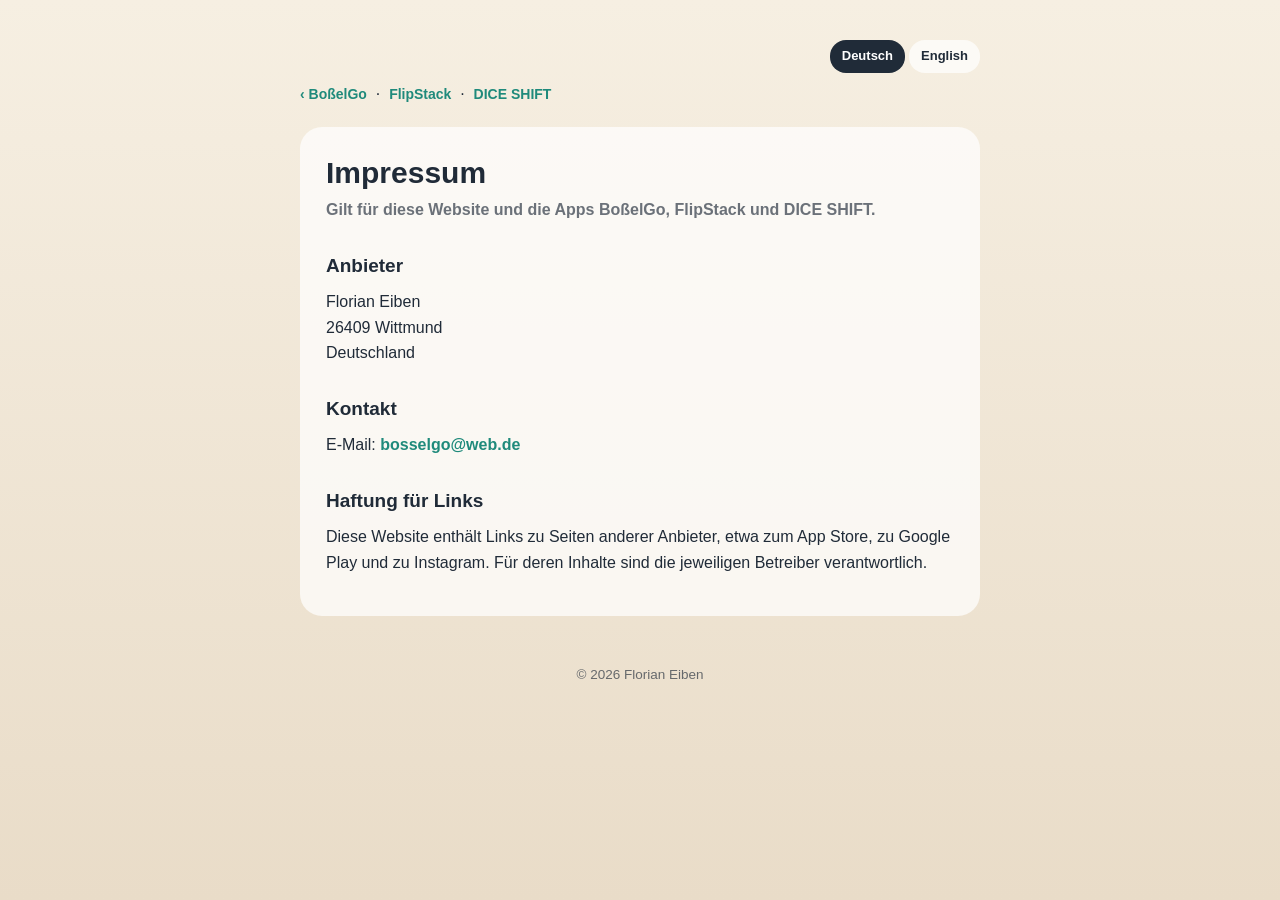
<file: impressum/index.html>
<!DOCTYPE html>
<html lang="de">
<head>
    <meta charset="UTF-8">
    <meta name="viewport" content="width=device-width, initial-scale=1.0">
    <title>Impressum – BoßelGo, FlipStack und DICE SHIFT</title>
    <meta name="description" content="Impressum für die Apps BoßelGo, FlipStack und DICE SHIFT.">
    <meta name="robots" content="noindex">
    <link rel="stylesheet" href="/flipstack/style.css">
</head>
<body>
<main class="page narrow">
    <nav class="lang" aria-label="Sprache"><span aria-current="true">Deutsch</span><a href="en/" lang="en" hreflang="en">English</a></nav>
    <a class="back" href="/">‹ BoßelGo</a> &nbsp;·&nbsp; <a class="back" href="/flipstack/">FlipStack</a> &nbsp;·&nbsp; <a class="back" href="/diceshift/">DICE SHIFT</a>
    <article class="prose">
        <h1>Impressum</h1>
        <p class="stand">Gilt für diese Website und die Apps BoßelGo, FlipStack und DICE SHIFT.</p>

        <h2>Anbieter</h2>
        <p>Florian Eiben<br>
            26409 Wittmund<br>
            Deutschland</p>

        <h2>Kontakt</h2>
        <p>E-Mail: <a href="mailto:bosselgo@web.de">bosselgo@web.de</a></p>

        <h2>Haftung für Links</h2>
        <p>Diese Website enthält Links zu Seiten anderer Anbieter, etwa zum App Store, zu Google Play und zu Instagram. Für deren Inhalte sind die jeweiligen Betreiber verantwortlich.</p>
    </article>
    <footer class="footer">
        <p>© 2026 Florian Eiben</p>
    </footer>
</main>
</body>
</html>
</file>
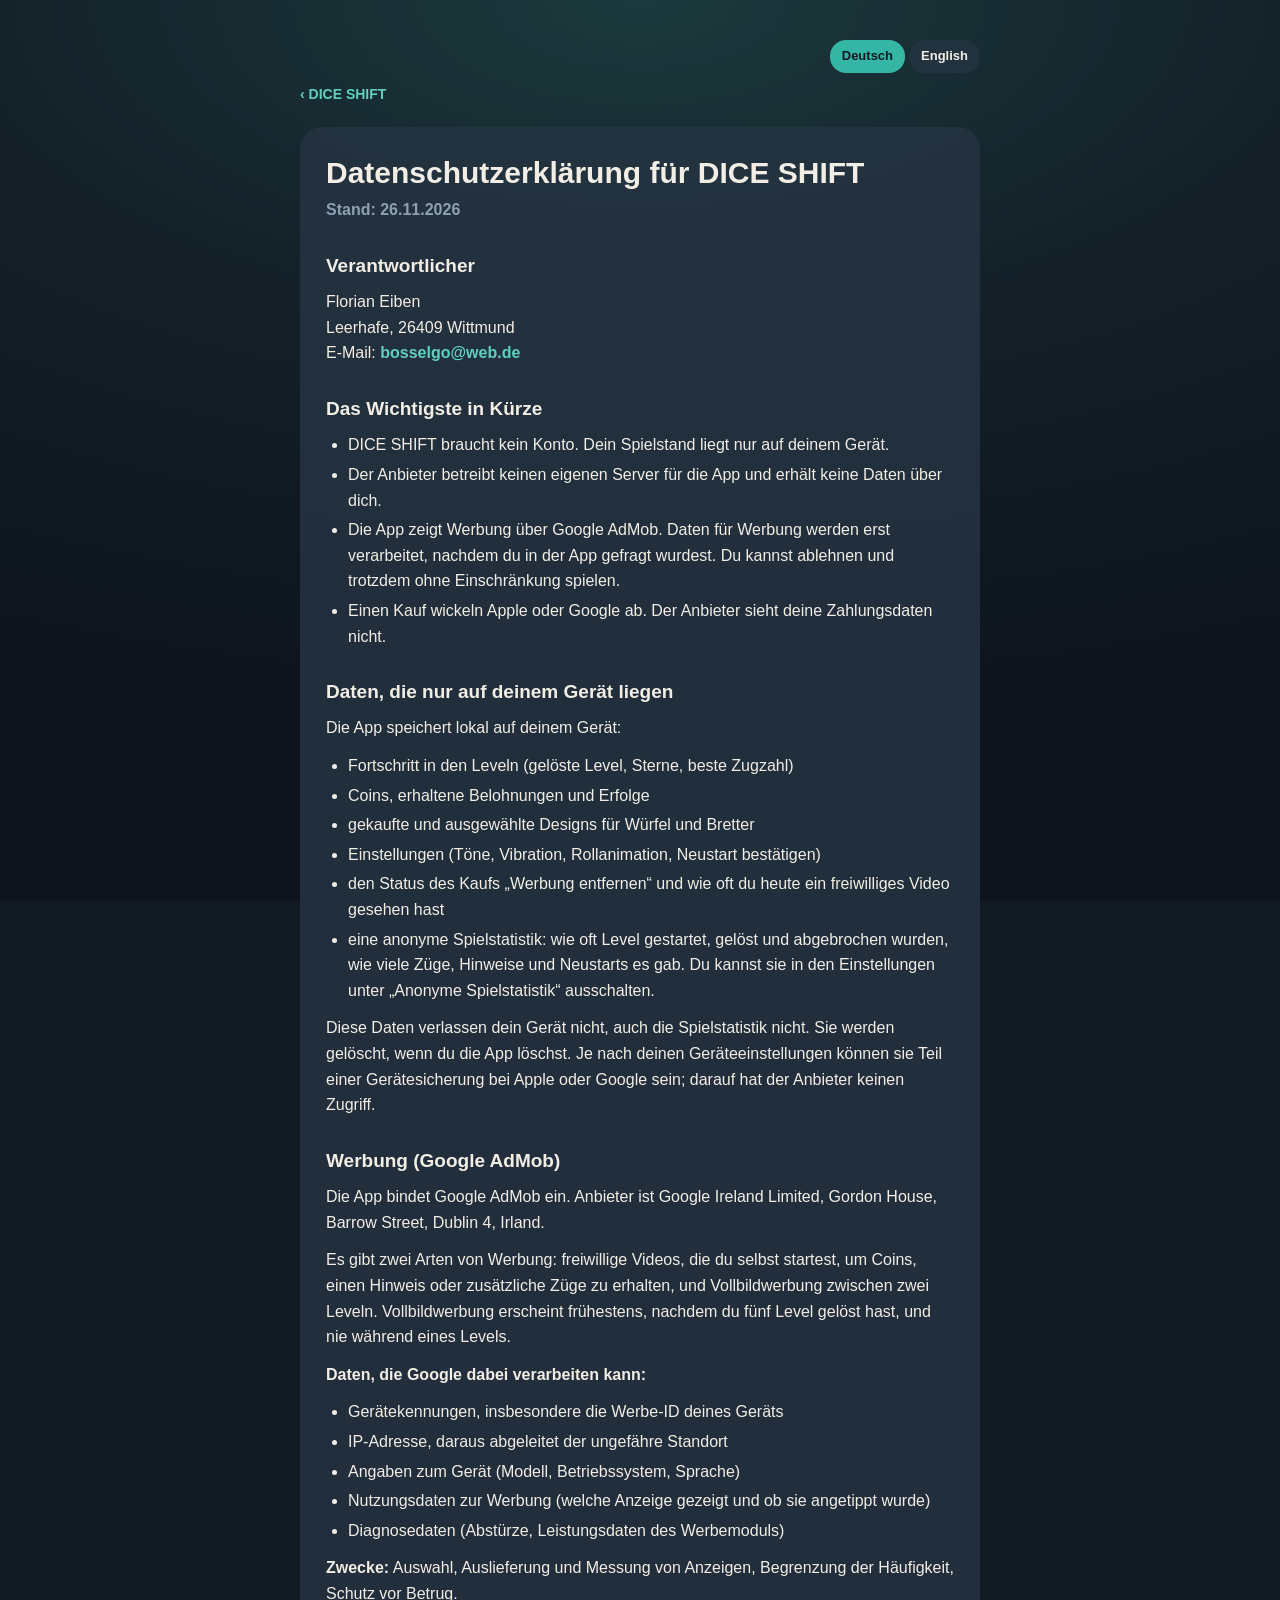
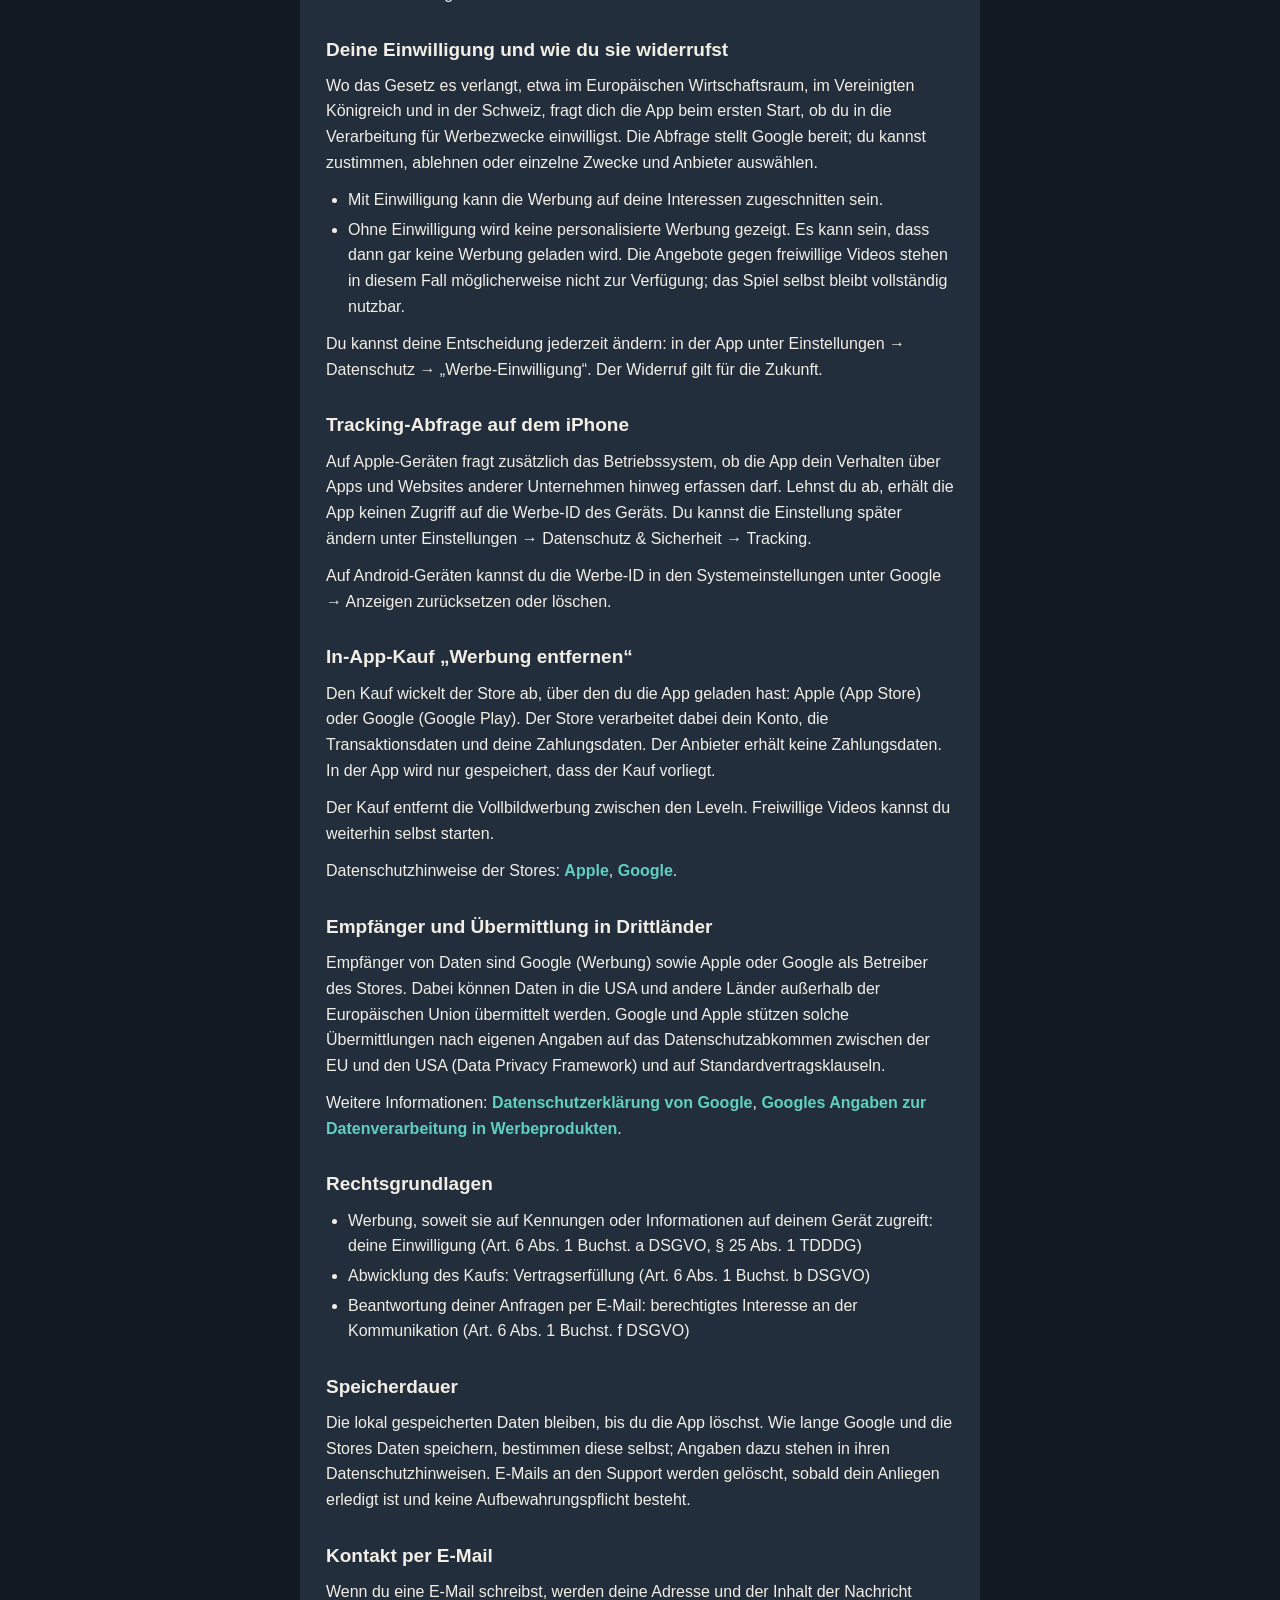
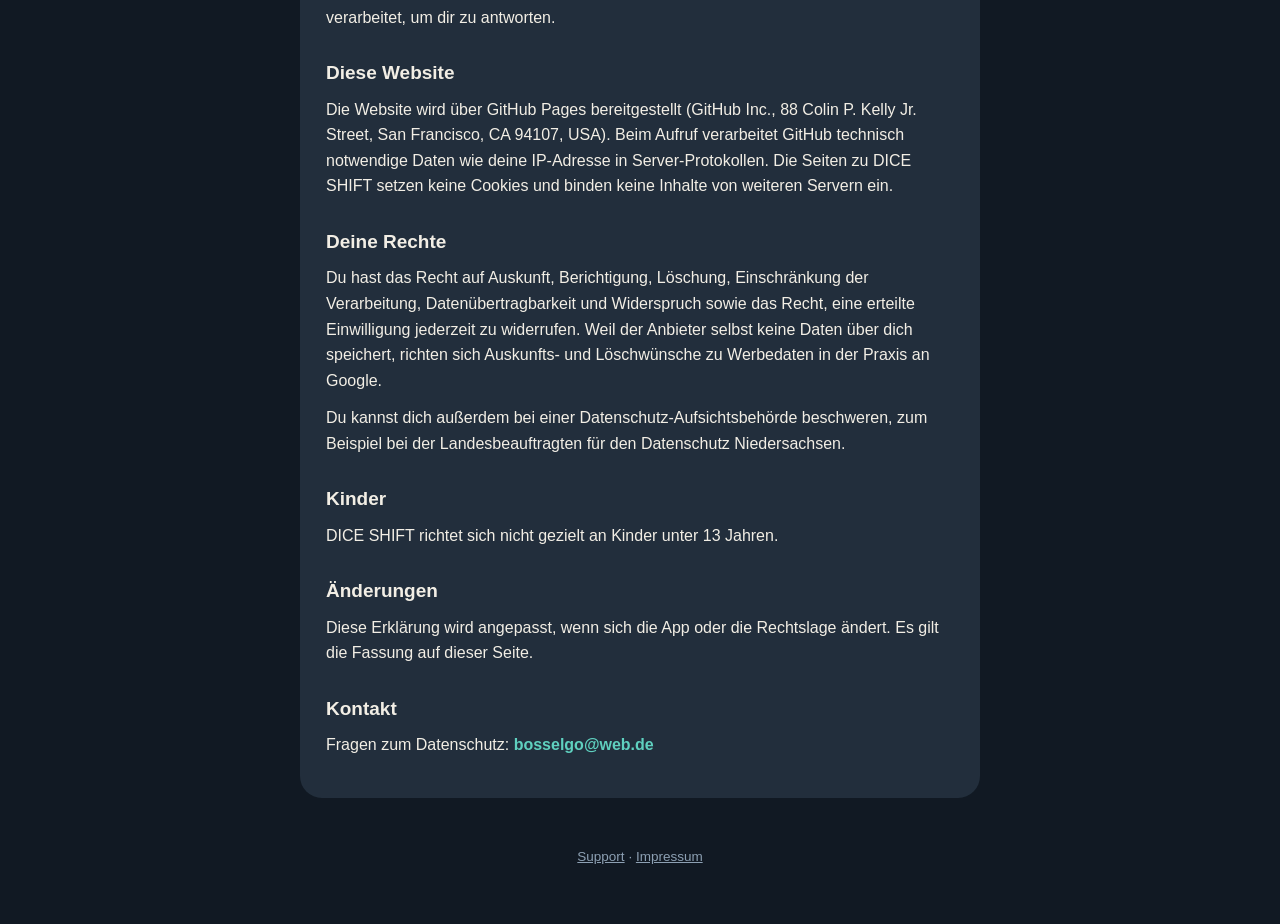
<file: diceshift/datenschutz/index.html>
<!DOCTYPE html>
<html lang="de">
<head>
    <meta charset="UTF-8">
    <meta name="viewport" content="width=device-width, initial-scale=1.0">
    <title>Datenschutzerklärung – DICE SHIFT</title>
    <meta name="description" content="Datenschutzerklärung der App DICE SHIFT.">
    <meta name="theme-color" content="#111923">
    <link rel="alternate" hreflang="de" href="https://bosselgo.de/diceshift/datenschutz/">
    <link rel="alternate" hreflang="en" href="https://bosselgo.de/diceshift/en/privacy/">
    <link rel="stylesheet" href="../style.css">
</head>
<body>
<main class="page narrow">
    <nav class="lang" aria-label="Sprache"><span aria-current="true">Deutsch</span><a href="../en/privacy/" lang="en" hreflang="en">English</a></nav>
    <a class="back" href="../">‹ DICE SHIFT</a>
    <article class="prose">
        <h1>Datenschutzerklärung für DICE SHIFT</h1>
        <p class="stand">Stand: 26.11.2026</p>

        <h2>Verantwortlicher</h2>
        <p>Florian Eiben<br>
            Leerhafe, 26409 Wittmund<br>
            E-Mail: <a href="mailto:bosselgo@web.de">bosselgo@web.de</a></p>

        <h2>Das Wichtigste in Kürze</h2>
        <ul>
            <li>DICE SHIFT braucht kein Konto. Dein Spielstand liegt nur auf deinem Gerät.</li>
            <li>Der Anbieter betreibt keinen eigenen Server für die App und erhält keine Daten über dich.</li>
            <li>Die App zeigt Werbung über Google AdMob. Daten für Werbung werden erst verarbeitet, nachdem du in der App gefragt wurdest. Du kannst ablehnen und trotzdem ohne Einschränkung spielen.</li>
            <li>Einen Kauf wickeln Apple oder Google ab. Der Anbieter sieht deine Zahlungsdaten nicht.</li>
        </ul>

        <h2>Daten, die nur auf deinem Gerät liegen</h2>
        <p>Die App speichert lokal auf deinem Gerät:</p>
        <ul>
            <li>Fortschritt in den Leveln (gelöste Level, Sterne, beste Zugzahl)</li>
            <li>Coins, erhaltene Belohnungen und Erfolge</li>
            <li>gekaufte und ausgewählte Designs für Würfel und Bretter</li>
            <li>Einstellungen (Töne, Vibration, Rollanimation, Neustart bestätigen)</li>
            <li>den Status des Kaufs „Werbung entfernen“ und wie oft du heute ein freiwilliges Video gesehen hast</li>
            <li>eine anonyme Spielstatistik: wie oft Level gestartet, gelöst und abgebrochen wurden, wie viele Züge, Hinweise und Neustarts es gab. Du kannst sie in den Einstellungen unter „Anonyme Spielstatistik“ ausschalten.</li>
        </ul>
        <p>Diese Daten verlassen dein Gerät nicht, auch die Spielstatistik nicht. Sie werden gelöscht, wenn du die App löschst. Je nach deinen Geräteeinstellungen können sie Teil einer Gerätesicherung bei Apple oder Google sein; darauf hat der Anbieter keinen Zugriff.</p>

        <h2>Werbung (Google AdMob)</h2>
        <p>Die App bindet Google AdMob ein. Anbieter ist Google Ireland Limited, Gordon House, Barrow Street, Dublin 4, Irland.</p>
        <p>Es gibt zwei Arten von Werbung: freiwillige Videos, die du selbst startest, um Coins, einen Hinweis oder zusätzliche Züge zu erhalten, und Vollbildwerbung zwischen zwei Leveln. Vollbildwerbung erscheint frühestens, nachdem du fünf Level gelöst hast, und nie während eines Levels.</p>
        <p><strong>Daten, die Google dabei verarbeiten kann:</strong></p>
        <ul>
            <li>Gerätekennungen, insbesondere die Werbe-ID deines Geräts</li>
            <li>IP-Adresse, daraus abgeleitet der ungefähre Standort</li>
            <li>Angaben zum Gerät (Modell, Betriebssystem, Sprache)</li>
            <li>Nutzungsdaten zur Werbung (welche Anzeige gezeigt und ob sie angetippt wurde)</li>
            <li>Diagnosedaten (Abstürze, Leistungsdaten des Werbemoduls)</li>
        </ul>
        <p><strong>Zwecke:</strong> Auswahl, Auslieferung und Messung von Anzeigen, Begrenzung der Häufigkeit, Schutz vor Betrug.</p>

        <h2>Deine Einwilligung und wie du sie widerrufst</h2>
        <p>Wo das Gesetz es verlangt, etwa im Europäischen Wirtschaftsraum, im Vereinigten Königreich und in der Schweiz, fragt dich die App beim ersten Start, ob du in die Verarbeitung für Werbezwecke einwilligst. Die Abfrage stellt Google bereit; du kannst zustimmen, ablehnen oder einzelne Zwecke und Anbieter auswählen.</p>
        <ul>
            <li>Mit Einwilligung kann die Werbung auf deine Interessen zugeschnitten sein.</li>
            <li>Ohne Einwilligung wird keine personalisierte Werbung gezeigt. Es kann sein, dass dann gar keine Werbung geladen wird. Die Angebote gegen freiwillige Videos stehen in diesem Fall möglicherweise nicht zur Verfügung; das Spiel selbst bleibt vollständig nutzbar.</li>
        </ul>
        <p>Du kannst deine Entscheidung jederzeit ändern: in der App unter Einstellungen → Datenschutz → „Werbe-Einwilligung“. Der Widerruf gilt für die Zukunft.</p>

        <h2>Tracking-Abfrage auf dem iPhone</h2>
        <p>Auf Apple-Geräten fragt zusätzlich das Betriebssystem, ob die App dein Verhalten über Apps und Websites anderer Unternehmen hinweg erfassen darf. Lehnst du ab, erhält die App keinen Zugriff auf die Werbe-ID des Geräts. Du kannst die Einstellung später ändern unter Einstellungen → Datenschutz &amp; Sicherheit → Tracking.</p>
        <p>Auf Android-Geräten kannst du die Werbe-ID in den Systemeinstellungen unter Google → Anzeigen zurücksetzen oder löschen.</p>

        <h2>In-App-Kauf „Werbung entfernen“</h2>
        <p>Den Kauf wickelt der Store ab, über den du die App geladen hast: Apple (App Store) oder Google (Google Play). Der Store verarbeitet dabei dein Konto, die Transaktionsdaten und deine Zahlungsdaten. Der Anbieter erhält keine Zahlungsdaten. In der App wird nur gespeichert, dass der Kauf vorliegt.</p>
        <p>Der Kauf entfernt die Vollbildwerbung zwischen den Leveln. Freiwillige Videos kannst du weiterhin selbst starten.</p>
        <p>Datenschutzhinweise der Stores: <a href="https://www.apple.com/legal/privacy/" target="_blank" rel="noopener noreferrer">Apple</a>, <a href="https://policies.google.com/privacy" target="_blank" rel="noopener noreferrer">Google</a>.</p>

        <h2>Empfänger und Übermittlung in Drittländer</h2>
        <p>Empfänger von Daten sind Google (Werbung) sowie Apple oder Google als Betreiber des Stores. Dabei können Daten in die USA und andere Länder außerhalb der Europäischen Union übermittelt werden. Google und Apple stützen solche Übermittlungen nach eigenen Angaben auf das Datenschutzabkommen zwischen der EU und den USA (Data Privacy Framework) und auf Standardvertragsklauseln.</p>
        <p>Weitere Informationen: <a href="https://policies.google.com/privacy" target="_blank" rel="noopener noreferrer">Datenschutzerklärung von Google</a>, <a href="https://business.safety.google/adsservices/" target="_blank" rel="noopener noreferrer">Googles Angaben zur Datenverarbeitung in Werbeprodukten</a>.</p>

        <h2>Rechtsgrundlagen</h2>
        <ul>
            <li>Werbung, soweit sie auf Kennungen oder Informationen auf deinem Gerät zugreift: deine Einwilligung (Art. 6 Abs. 1 Buchst. a DSGVO, § 25 Abs. 1 TDDDG)</li>
            <li>Abwicklung des Kaufs: Vertragserfüllung (Art. 6 Abs. 1 Buchst. b DSGVO)</li>
            <li>Beantwortung deiner Anfragen per E-Mail: berechtigtes Interesse an der Kommunikation (Art. 6 Abs. 1 Buchst. f DSGVO)</li>
        </ul>

        <h2>Speicherdauer</h2>
        <p>Die lokal gespeicherten Daten bleiben, bis du die App löschst. Wie lange Google und die Stores Daten speichern, bestimmen diese selbst; Angaben dazu stehen in ihren Datenschutzhinweisen. E-Mails an den Support werden gelöscht, sobald dein Anliegen erledigt ist und keine Aufbewahrungspflicht besteht.</p>

        <h2>Kontakt per E-Mail</h2>
        <p>Wenn du eine E-Mail schreibst, werden deine Adresse und der Inhalt der Nachricht verarbeitet, um dir zu antworten.</p>

        <h2>Diese Website</h2>
        <p>Die Website wird über GitHub Pages bereitgestellt (GitHub Inc., 88 Colin P. Kelly Jr. Street, San Francisco, CA 94107, USA). Beim Aufruf verarbeitet GitHub technisch notwendige Daten wie deine IP-Adresse in Server-Protokollen. Die Seiten zu DICE SHIFT setzen keine Cookies und binden keine Inhalte von weiteren Servern ein.</p>

        <h2>Deine Rechte</h2>
        <p>Du hast das Recht auf Auskunft, Berichtigung, Löschung, Einschränkung der Verarbeitung, Datenübertragbarkeit und Widerspruch sowie das Recht, eine erteilte Einwilligung jederzeit zu widerrufen. Weil der Anbieter selbst keine Daten über dich speichert, richten sich Auskunfts- und Löschwünsche zu Werbedaten in der Praxis an Google.</p>
        <p>Du kannst dich außerdem bei einer Datenschutz-Aufsichtsbehörde beschweren, zum Beispiel bei der Landesbeauftragten für den Datenschutz Niedersachsen.</p>

        <h2>Kinder</h2>
        <p>DICE SHIFT richtet sich nicht gezielt an Kinder unter 13 Jahren.</p>

        <h2>Änderungen</h2>
        <p>Diese Erklärung wird angepasst, wenn sich die App oder die Rechtslage ändert. Es gilt die Fassung auf dieser Seite.</p>

        <h2>Kontakt</h2>
        <p>Fragen zum Datenschutz: <a href="mailto:bosselgo@web.de?subject=DICE%20SHIFT%20Datenschutz">bosselgo@web.de</a></p>
    </article>
    <footer class="footer">
        <p><a href="../support/">Support</a> · <a href="/impressum/">Impressum</a></p>
    </footer>
</main>
</body>
</html>
</file>
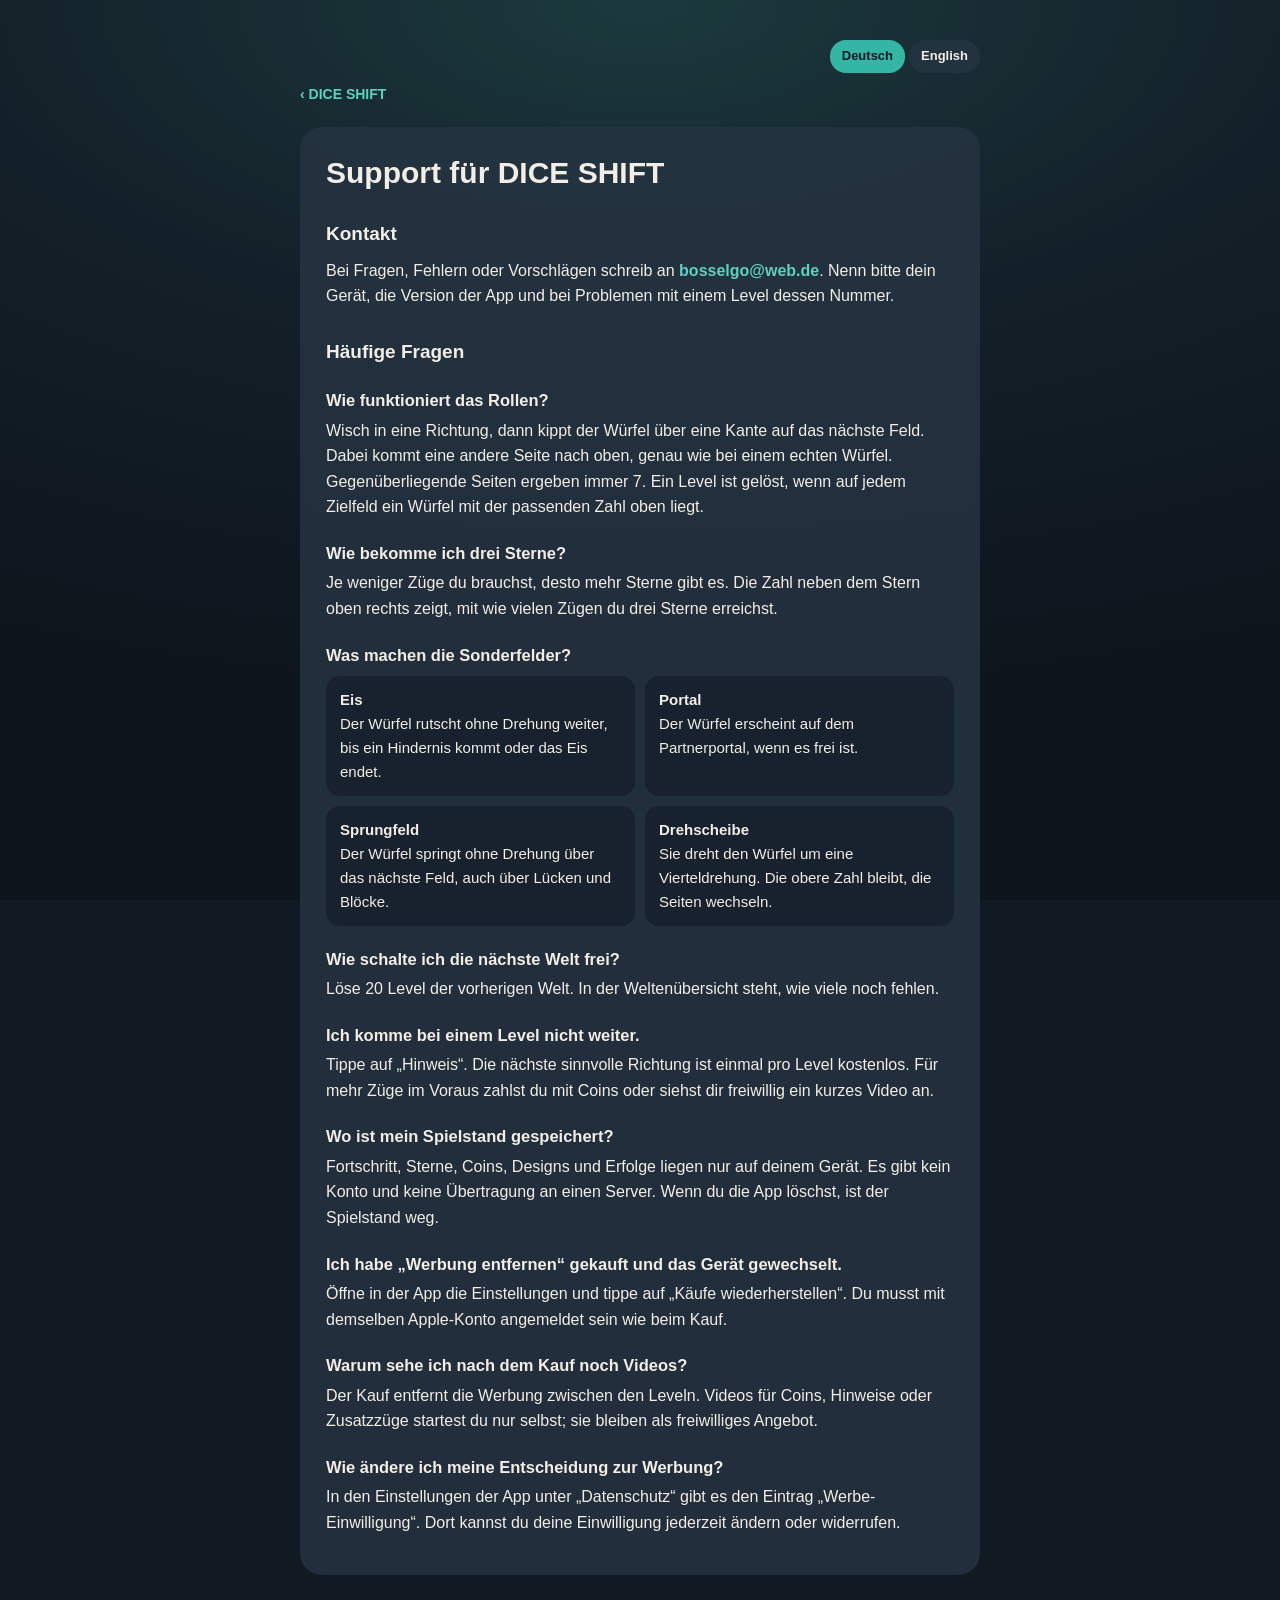
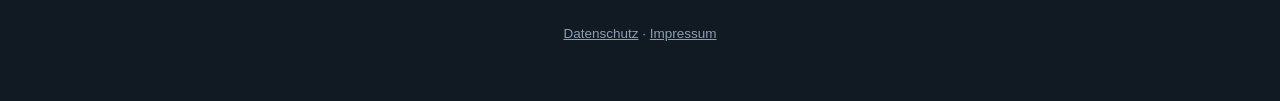
<file: diceshift/support/index.html>
<!DOCTYPE html>
<html lang="de">
<head>
    <meta charset="UTF-8">
    <meta name="viewport" content="width=device-width, initial-scale=1.0">
    <title>Support – DICE SHIFT</title>
    <meta name="description" content="Hilfe und Kontakt zu DICE SHIFT.">
    <meta name="theme-color" content="#111923">
    <link rel="alternate" hreflang="de" href="https://bosselgo.de/diceshift/support/">
    <link rel="alternate" hreflang="en" href="https://bosselgo.de/diceshift/en/support/">
    <link rel="stylesheet" href="../style.css">
</head>
<body>
<main class="page narrow">
    <nav class="lang" aria-label="Sprache"><span aria-current="true">Deutsch</span><a href="../en/support/" lang="en" hreflang="en">English</a></nav>
    <a class="back" href="../">‹ DICE SHIFT</a>
    <article class="prose">
        <h1>Support für DICE SHIFT</h1>

        <h2>Kontakt</h2>
        <p>Bei Fragen, Fehlern oder Vorschlägen schreib an <a href="mailto:bosselgo@web.de?subject=DICE%20SHIFT">bosselgo@web.de</a>. Nenn bitte dein Gerät, die Version der App und bei Problemen mit einem Level dessen Nummer.</p>

        <h2>Häufige Fragen</h2>

        <h3>Wie funktioniert das Rollen?</h3>
        <p>Wisch in eine Richtung, dann kippt der Würfel über eine Kante auf das nächste Feld. Dabei kommt eine andere Seite nach oben, genau wie bei einem echten Würfel. Gegenüberliegende Seiten ergeben immer 7. Ein Level ist gelöst, wenn auf jedem Zielfeld ein Würfel mit der passenden Zahl oben liegt.</p>

        <h3>Wie bekomme ich drei Sterne?</h3>
        <p>Je weniger Züge du brauchst, desto mehr Sterne gibt es. Die Zahl neben dem Stern oben rechts zeigt, mit wie vielen Zügen du drei Sterne erreichst.</p>

        <h3>Was machen die Sonderfelder?</h3>
        <div class="tiles">
            <div class="tile"><strong>Eis</strong>Der Würfel rutscht ohne Drehung weiter, bis ein Hindernis kommt oder das Eis endet.</div>
            <div class="tile"><strong>Portal</strong>Der Würfel erscheint auf dem Partnerportal, wenn es frei ist.</div>
            <div class="tile"><strong>Sprungfeld</strong>Der Würfel springt ohne Drehung über das nächste Feld, auch über Lücken und Blöcke.</div>
            <div class="tile"><strong>Drehscheibe</strong>Sie dreht den Würfel um eine Vierteldrehung. Die obere Zahl bleibt, die Seiten wechseln.</div>
        </div>

        <h3>Wie schalte ich die nächste Welt frei?</h3>
        <p>Löse 20 Level der vorherigen Welt. In der Weltenübersicht steht, wie viele noch fehlen.</p>

        <h3>Ich komme bei einem Level nicht weiter.</h3>
        <p>Tippe auf „Hinweis“. Die nächste sinnvolle Richtung ist einmal pro Level kostenlos. Für mehr Züge im Voraus zahlst du mit Coins oder siehst dir freiwillig ein kurzes Video an.</p>

        <h3>Wo ist mein Spielstand gespeichert?</h3>
        <p>Fortschritt, Sterne, Coins, Designs und Erfolge liegen nur auf deinem Gerät. Es gibt kein Konto und keine Übertragung an einen Server. Wenn du die App löschst, ist der Spielstand weg.</p>

        <h3>Ich habe „Werbung entfernen“ gekauft und das Gerät gewechselt.</h3>
        <p>Öffne in der App die Einstellungen und tippe auf „Käufe wiederherstellen“. Du musst mit demselben Apple-Konto angemeldet sein wie beim Kauf.</p>

        <h3>Warum sehe ich nach dem Kauf noch Videos?</h3>
        <p>Der Kauf entfernt die Werbung zwischen den Leveln. Videos für Coins, Hinweise oder Zusatzzüge startest du nur selbst; sie bleiben als freiwilliges Angebot.</p>

        <h3>Wie ändere ich meine Entscheidung zur Werbung?</h3>
        <p>In den Einstellungen der App unter „Datenschutz“ gibt es den Eintrag „Werbe-Einwilligung“. Dort kannst du deine Einwilligung jederzeit ändern oder widerrufen.</p>
    </article>
    <footer class="footer">
        <p><a href="../datenschutz/">Datenschutz</a> · <a href="/impressum/">Impressum</a></p>
    </footer>
</main>
</body>
</html>
</file>
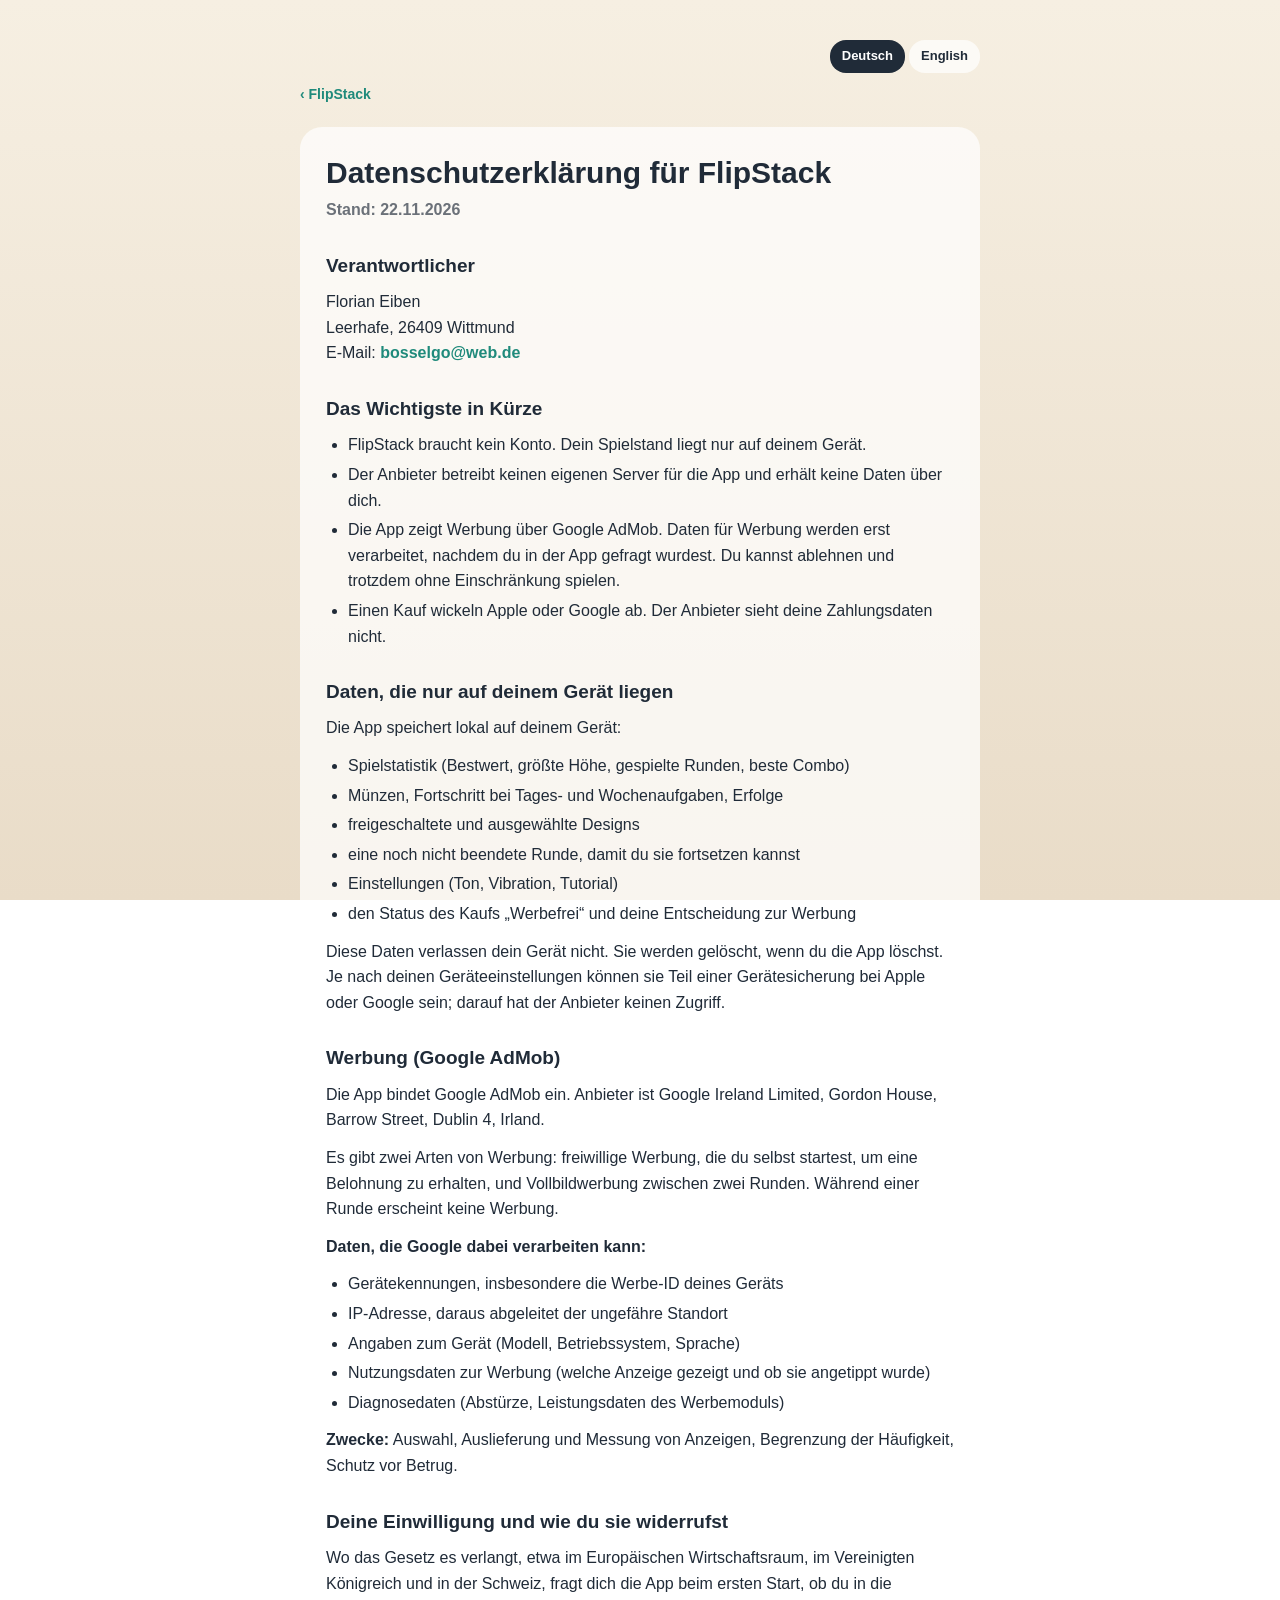
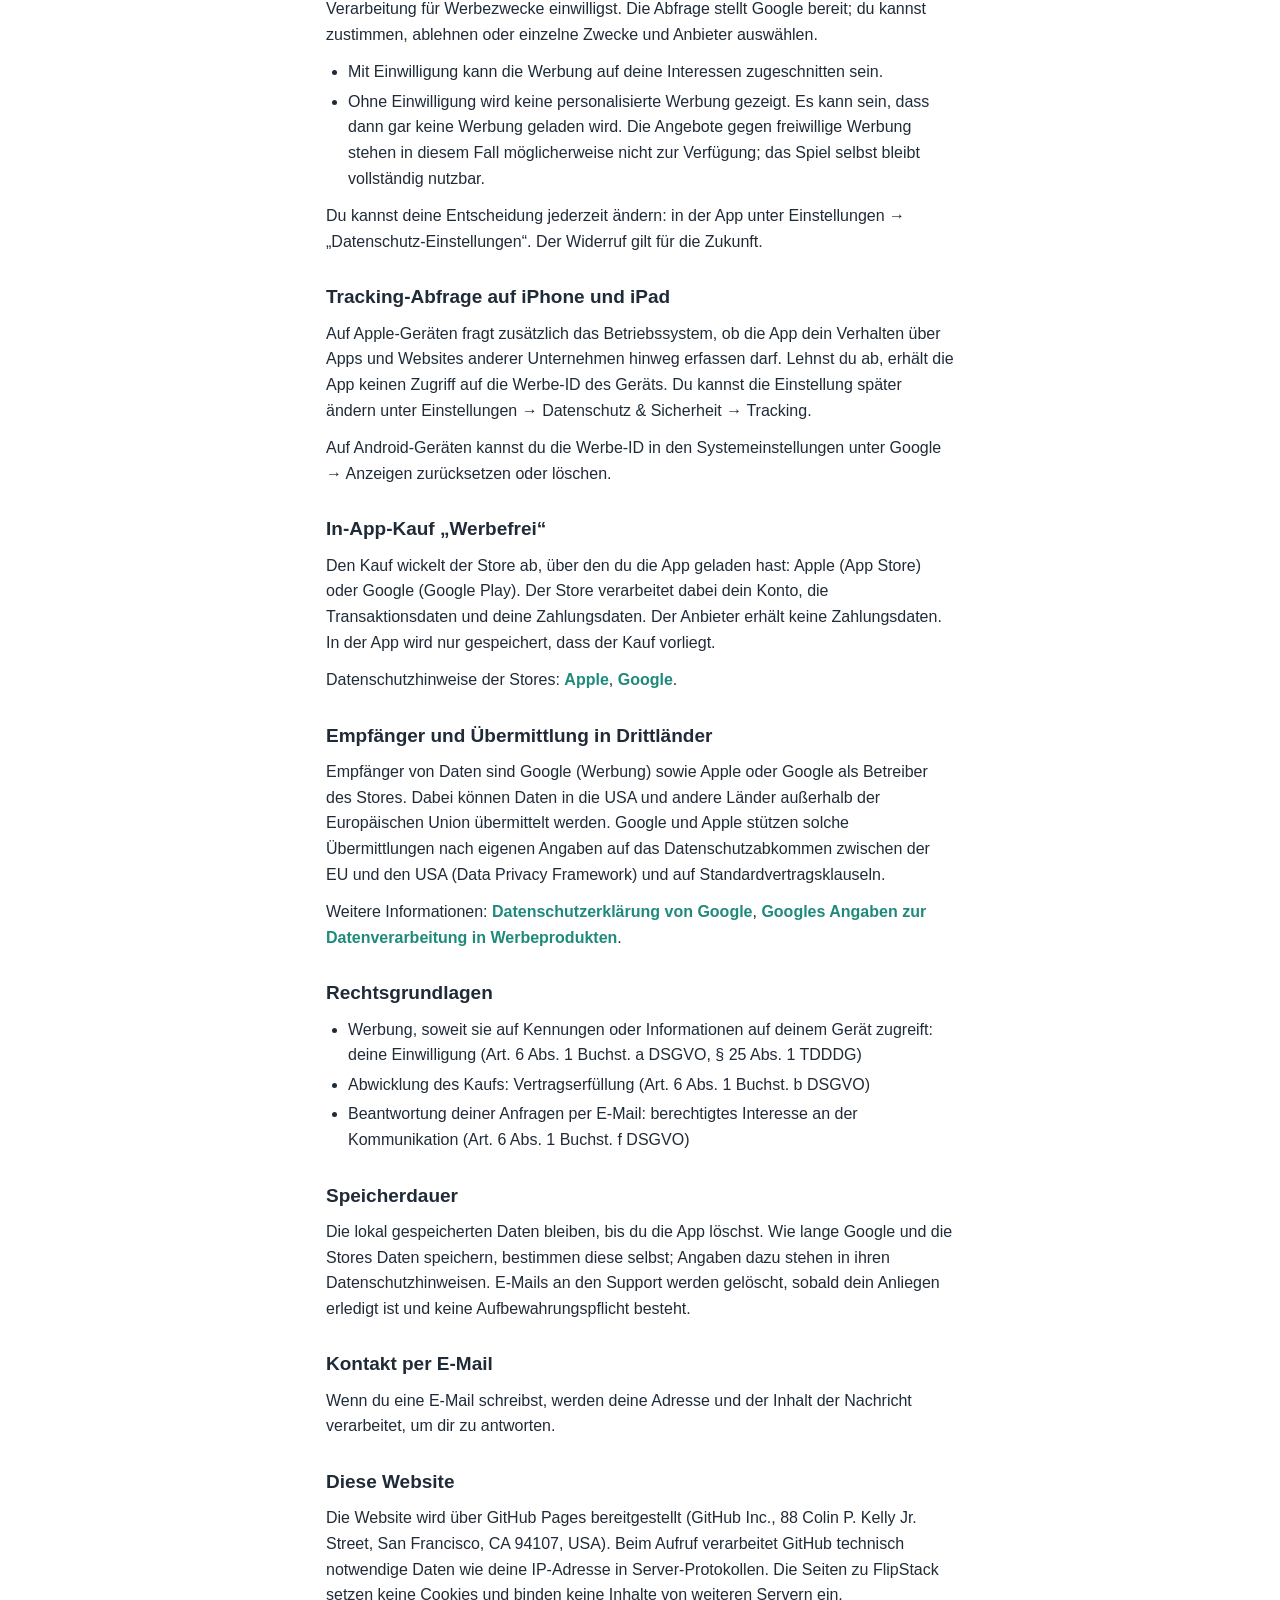
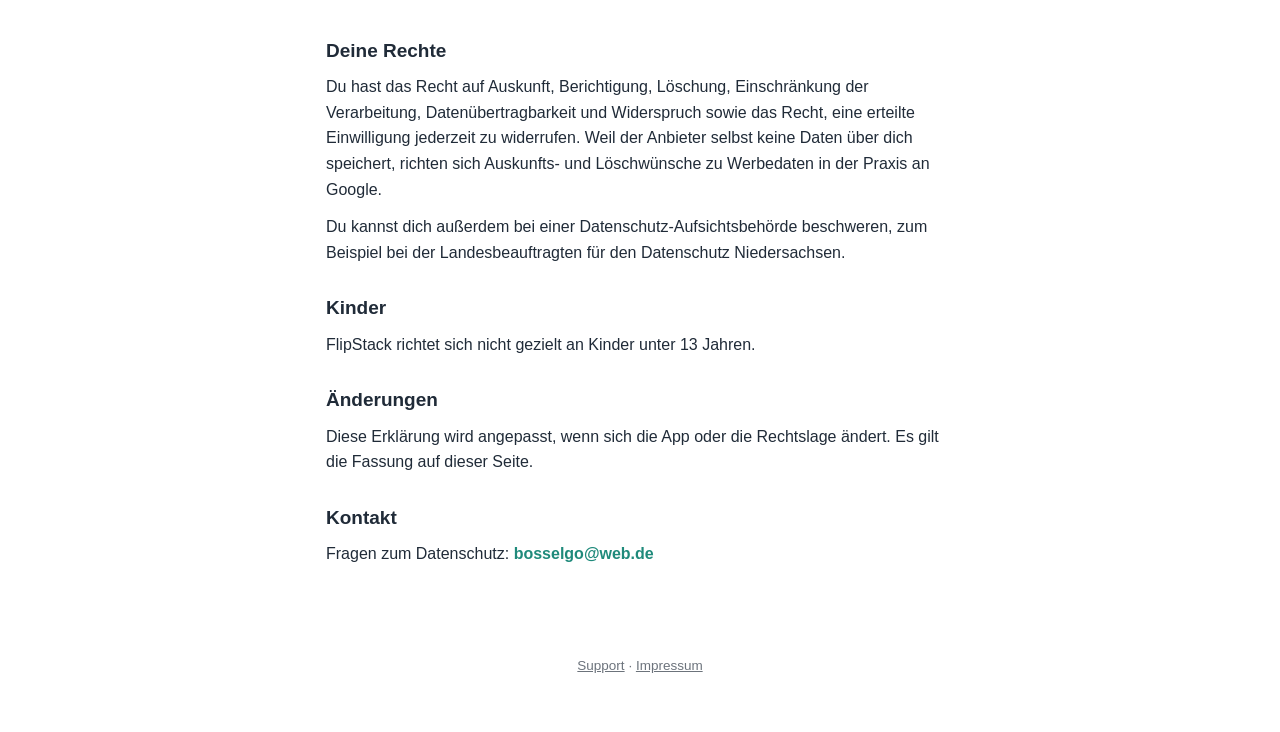
<file: flipstack/datenschutz/index.html>
<!DOCTYPE html>
<html lang="de">
<head>
    <meta charset="UTF-8">
    <meta name="viewport" content="width=device-width, initial-scale=1.0">
    <title>Datenschutzerklärung – FlipStack</title>
    <meta name="description" content="Datenschutzerklärung der App FlipStack.">
    <link rel="stylesheet" href="../style.css">
</head>
<body>
<main class="page narrow">
    <nav class="lang" aria-label="Sprache"><span aria-current="true">Deutsch</span><a href="../en/privacy/" lang="en" hreflang="en">English</a></nav>
    <a class="back" href="../">‹ FlipStack</a>
    <article class="prose">
        <h1>Datenschutzerklärung für FlipStack</h1>
        <p class="stand">Stand: 22.11.2026</p>

        <h2>Verantwortlicher</h2>
        <p>Florian Eiben<br>
            Leerhafe, 26409 Wittmund<br>
            E-Mail: <a href="mailto:bosselgo@web.de">bosselgo@web.de</a></p>

        <h2>Das Wichtigste in Kürze</h2>
        <ul>
            <li>FlipStack braucht kein Konto. Dein Spielstand liegt nur auf deinem Gerät.</li>
            <li>Der Anbieter betreibt keinen eigenen Server für die App und erhält keine Daten über dich.</li>
            <li>Die App zeigt Werbung über Google AdMob. Daten für Werbung werden erst verarbeitet, nachdem du in der App gefragt wurdest. Du kannst ablehnen und trotzdem ohne Einschränkung spielen.</li>
            <li>Einen Kauf wickeln Apple oder Google ab. Der Anbieter sieht deine Zahlungsdaten nicht.</li>
        </ul>

        <h2>Daten, die nur auf deinem Gerät liegen</h2>
        <p>Die App speichert lokal auf deinem Gerät:</p>
        <ul>
            <li>Spielstatistik (Bestwert, größte Höhe, gespielte Runden, beste Combo)</li>
            <li>Münzen, Fortschritt bei Tages- und Wochenaufgaben, Erfolge</li>
            <li>freigeschaltete und ausgewählte Designs</li>
            <li>eine noch nicht beendete Runde, damit du sie fortsetzen kannst</li>
            <li>Einstellungen (Ton, Vibration, Tutorial)</li>
            <li>den Status des Kaufs „Werbefrei“ und deine Entscheidung zur Werbung</li>
        </ul>
        <p>Diese Daten verlassen dein Gerät nicht. Sie werden gelöscht, wenn du die App löschst. Je nach deinen Geräteeinstellungen können sie Teil einer Gerätesicherung bei Apple oder Google sein; darauf hat der Anbieter keinen Zugriff.</p>

        <h2>Werbung (Google AdMob)</h2>
        <p>Die App bindet Google AdMob ein. Anbieter ist Google Ireland Limited, Gordon House, Barrow Street, Dublin 4, Irland.</p>
        <p>Es gibt zwei Arten von Werbung: freiwillige Werbung, die du selbst startest, um eine Belohnung zu erhalten, und Vollbildwerbung zwischen zwei Runden. Während einer Runde erscheint keine Werbung.</p>
        <p><strong>Daten, die Google dabei verarbeiten kann:</strong></p>
        <ul>
            <li>Gerätekennungen, insbesondere die Werbe-ID deines Geräts</li>
            <li>IP-Adresse, daraus abgeleitet der ungefähre Standort</li>
            <li>Angaben zum Gerät (Modell, Betriebssystem, Sprache)</li>
            <li>Nutzungsdaten zur Werbung (welche Anzeige gezeigt und ob sie angetippt wurde)</li>
            <li>Diagnosedaten (Abstürze, Leistungsdaten des Werbemoduls)</li>
        </ul>
        <p><strong>Zwecke:</strong> Auswahl, Auslieferung und Messung von Anzeigen, Begrenzung der Häufigkeit, Schutz vor Betrug.</p>

        <h2>Deine Einwilligung und wie du sie widerrufst</h2>
        <p>Wo das Gesetz es verlangt, etwa im Europäischen Wirtschaftsraum, im Vereinigten Königreich und in der Schweiz, fragt dich die App beim ersten Start, ob du in die Verarbeitung für Werbezwecke einwilligst. Die Abfrage stellt Google bereit; du kannst zustimmen, ablehnen oder einzelne Zwecke und Anbieter auswählen.</p>
        <ul>
            <li>Mit Einwilligung kann die Werbung auf deine Interessen zugeschnitten sein.</li>
            <li>Ohne Einwilligung wird keine personalisierte Werbung gezeigt. Es kann sein, dass dann gar keine Werbung geladen wird. Die Angebote gegen freiwillige Werbung stehen in diesem Fall möglicherweise nicht zur Verfügung; das Spiel selbst bleibt vollständig nutzbar.</li>
        </ul>
        <p>Du kannst deine Entscheidung jederzeit ändern: in der App unter Einstellungen → „Datenschutz-Einstellungen“. Der Widerruf gilt für die Zukunft.</p>

        <h2>Tracking-Abfrage auf iPhone und iPad</h2>
        <p>Auf Apple-Geräten fragt zusätzlich das Betriebssystem, ob die App dein Verhalten über Apps und Websites anderer Unternehmen hinweg erfassen darf. Lehnst du ab, erhält die App keinen Zugriff auf die Werbe-ID des Geräts. Du kannst die Einstellung später ändern unter Einstellungen → Datenschutz &amp; Sicherheit → Tracking.</p>
        <p>Auf Android-Geräten kannst du die Werbe-ID in den Systemeinstellungen unter Google → Anzeigen zurücksetzen oder löschen.</p>

        <h2>In-App-Kauf „Werbefrei“</h2>
        <p>Den Kauf wickelt der Store ab, über den du die App geladen hast: Apple (App Store) oder Google (Google Play). Der Store verarbeitet dabei dein Konto, die Transaktionsdaten und deine Zahlungsdaten. Der Anbieter erhält keine Zahlungsdaten. In der App wird nur gespeichert, dass der Kauf vorliegt.</p>
        <p>Datenschutzhinweise der Stores: <a href="https://www.apple.com/legal/privacy/" target="_blank" rel="noopener noreferrer">Apple</a>, <a href="https://policies.google.com/privacy" target="_blank" rel="noopener noreferrer">Google</a>.</p>

        <h2>Empfänger und Übermittlung in Drittländer</h2>
        <p>Empfänger von Daten sind Google (Werbung) sowie Apple oder Google als Betreiber des Stores. Dabei können Daten in die USA und andere Länder außerhalb der Europäischen Union übermittelt werden. Google und Apple stützen solche Übermittlungen nach eigenen Angaben auf das Datenschutzabkommen zwischen der EU und den USA (Data Privacy Framework) und auf Standardvertragsklauseln.</p>
        <p>Weitere Informationen: <a href="https://policies.google.com/privacy" target="_blank" rel="noopener noreferrer">Datenschutzerklärung von Google</a>, <a href="https://business.safety.google/adsservices/" target="_blank" rel="noopener noreferrer">Googles Angaben zur Datenverarbeitung in Werbeprodukten</a>.</p>

        <h2>Rechtsgrundlagen</h2>
        <ul>
            <li>Werbung, soweit sie auf Kennungen oder Informationen auf deinem Gerät zugreift: deine Einwilligung (Art. 6 Abs. 1 Buchst. a DSGVO, § 25 Abs. 1 TDDDG)</li>
            <li>Abwicklung des Kaufs: Vertragserfüllung (Art. 6 Abs. 1 Buchst. b DSGVO)</li>
            <li>Beantwortung deiner Anfragen per E-Mail: berechtigtes Interesse an der Kommunikation (Art. 6 Abs. 1 Buchst. f DSGVO)</li>
        </ul>

        <h2>Speicherdauer</h2>
        <p>Die lokal gespeicherten Daten bleiben, bis du die App löschst. Wie lange Google und die Stores Daten speichern, bestimmen diese selbst; Angaben dazu stehen in ihren Datenschutzhinweisen. E-Mails an den Support werden gelöscht, sobald dein Anliegen erledigt ist und keine Aufbewahrungspflicht besteht.</p>

        <h2>Kontakt per E-Mail</h2>
        <p>Wenn du eine E-Mail schreibst, werden deine Adresse und der Inhalt der Nachricht verarbeitet, um dir zu antworten.</p>

        <h2>Diese Website</h2>
        <p>Die Website wird über GitHub Pages bereitgestellt (GitHub Inc., 88 Colin P. Kelly Jr. Street, San Francisco, CA 94107, USA). Beim Aufruf verarbeitet GitHub technisch notwendige Daten wie deine IP-Adresse in Server-Protokollen. Die Seiten zu FlipStack setzen keine Cookies und binden keine Inhalte von weiteren Servern ein.</p>

        <h2>Deine Rechte</h2>
        <p>Du hast das Recht auf Auskunft, Berichtigung, Löschung, Einschränkung der Verarbeitung, Datenübertragbarkeit und Widerspruch sowie das Recht, eine erteilte Einwilligung jederzeit zu widerrufen. Weil der Anbieter selbst keine Daten über dich speichert, richten sich Auskunfts- und Löschwünsche zu Werbedaten in der Praxis an Google.</p>
        <p>Du kannst dich außerdem bei einer Datenschutz-Aufsichtsbehörde beschweren, zum Beispiel bei der Landesbeauftragten für den Datenschutz Niedersachsen.</p>

        <h2>Kinder</h2>
        <p>FlipStack richtet sich nicht gezielt an Kinder unter 13 Jahren.</p>

        <h2>Änderungen</h2>
        <p>Diese Erklärung wird angepasst, wenn sich die App oder die Rechtslage ändert. Es gilt die Fassung auf dieser Seite.</p>

        <h2>Kontakt</h2>
        <p>Fragen zum Datenschutz: <a href="mailto:bosselgo@web.de?subject=FlipStack%20Datenschutz">bosselgo@web.de</a></p>
    </article>
    <footer class="footer">
        <p><a href="../support/">Support</a> · <a href="/impressum/">Impressum</a></p>
    </footer>
</main>
</body>
</html>
</file>
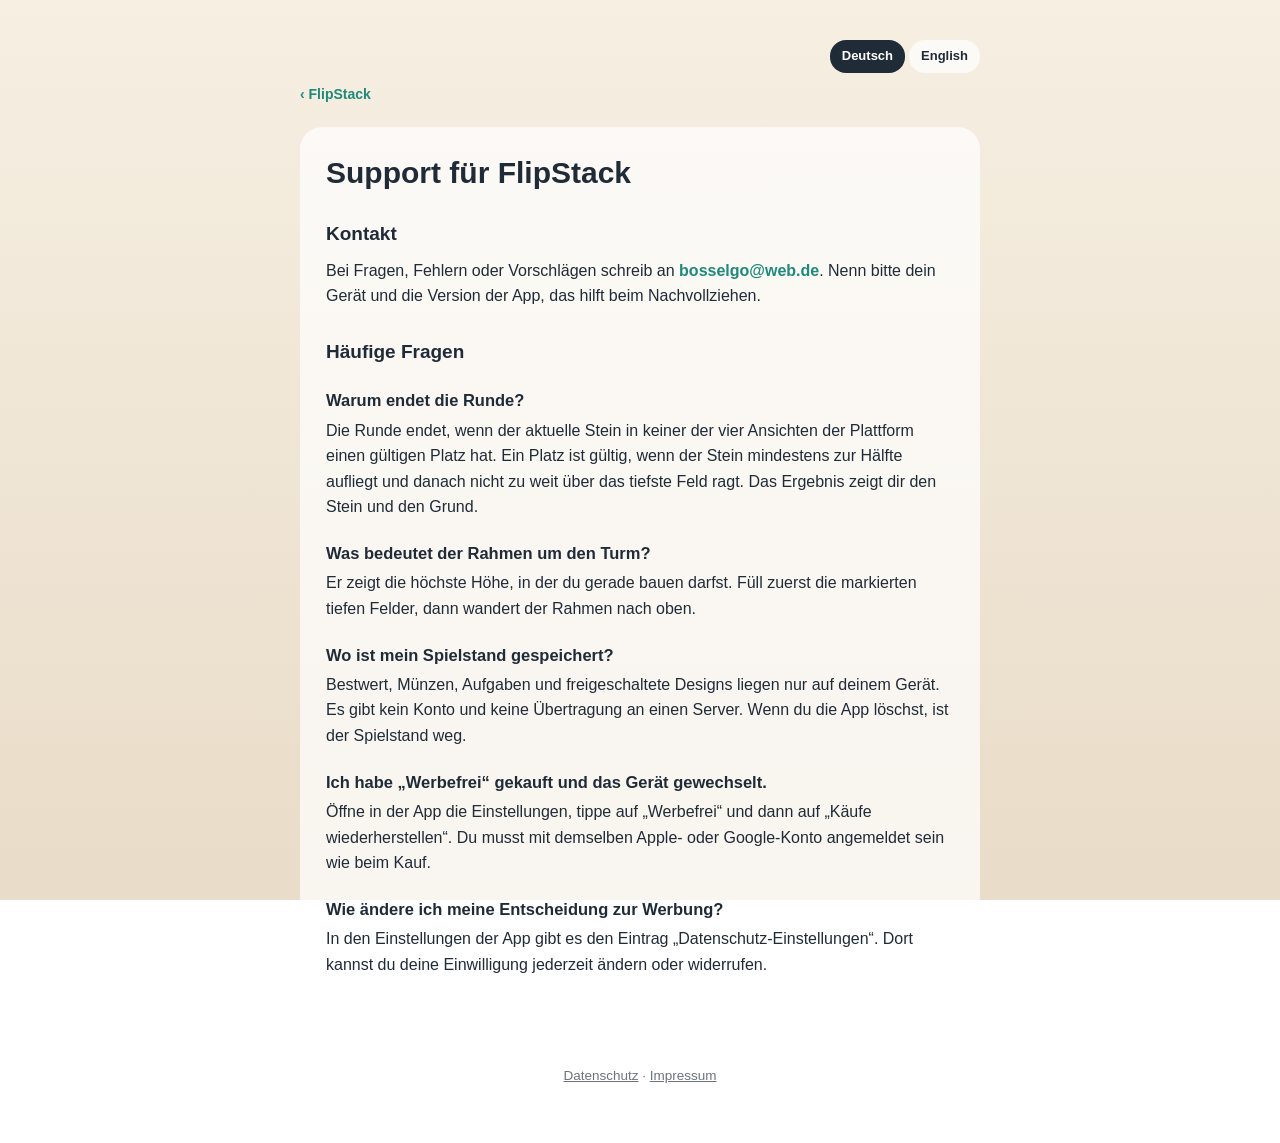
<file: flipstack/support/index.html>
<!DOCTYPE html>
<html lang="de">
<head>
    <meta charset="UTF-8">
    <meta name="viewport" content="width=device-width, initial-scale=1.0">
    <title>Support – FlipStack</title>
    <meta name="description" content="Hilfe und Kontakt zu FlipStack.">
    <link rel="stylesheet" href="../style.css">
</head>
<body>
<main class="page narrow">
    <nav class="lang" aria-label="Sprache"><span aria-current="true">Deutsch</span><a href="../en/support/" lang="en" hreflang="en">English</a></nav>
    <a class="back" href="../">‹ FlipStack</a>
    <article class="prose">
        <h1>Support für FlipStack</h1>

        <h2>Kontakt</h2>
        <p>Bei Fragen, Fehlern oder Vorschlägen schreib an <a href="mailto:bosselgo@web.de?subject=FlipStack">bosselgo@web.de</a>. Nenn bitte dein Gerät und die Version der App, das hilft beim Nachvollziehen.</p>

        <h2>Häufige Fragen</h2>

        <h3>Warum endet die Runde?</h3>
        <p>Die Runde endet, wenn der aktuelle Stein in keiner der vier Ansichten der Plattform einen gültigen Platz hat. Ein Platz ist gültig, wenn der Stein mindestens zur Hälfte aufliegt und danach nicht zu weit über das tiefste Feld ragt. Das Ergebnis zeigt dir den Stein und den Grund.</p>

        <h3>Was bedeutet der Rahmen um den Turm?</h3>
        <p>Er zeigt die höchste Höhe, in der du gerade bauen darfst. Füll zuerst die markierten tiefen Felder, dann wandert der Rahmen nach oben.</p>

        <h3>Wo ist mein Spielstand gespeichert?</h3>
        <p>Bestwert, Münzen, Aufgaben und freigeschaltete Designs liegen nur auf deinem Gerät. Es gibt kein Konto und keine Übertragung an einen Server. Wenn du die App löschst, ist der Spielstand weg.</p>

        <h3>Ich habe „Werbefrei“ gekauft und das Gerät gewechselt.</h3>
        <p>Öffne in der App die Einstellungen, tippe auf „Werbefrei“ und dann auf „Käufe wiederherstellen“. Du musst mit demselben Apple- oder Google-Konto angemeldet sein wie beim Kauf.</p>

        <h3>Wie ändere ich meine Entscheidung zur Werbung?</h3>
        <p>In den Einstellungen der App gibt es den Eintrag „Datenschutz-Einstellungen“. Dort kannst du deine Einwilligung jederzeit ändern oder widerrufen.</p>
    </article>
    <footer class="footer">
        <p><a href="../datenschutz/">Datenschutz</a> · <a href="/impressum/">Impressum</a></p>
    </footer>
</main>
</body>
</html>
</file>
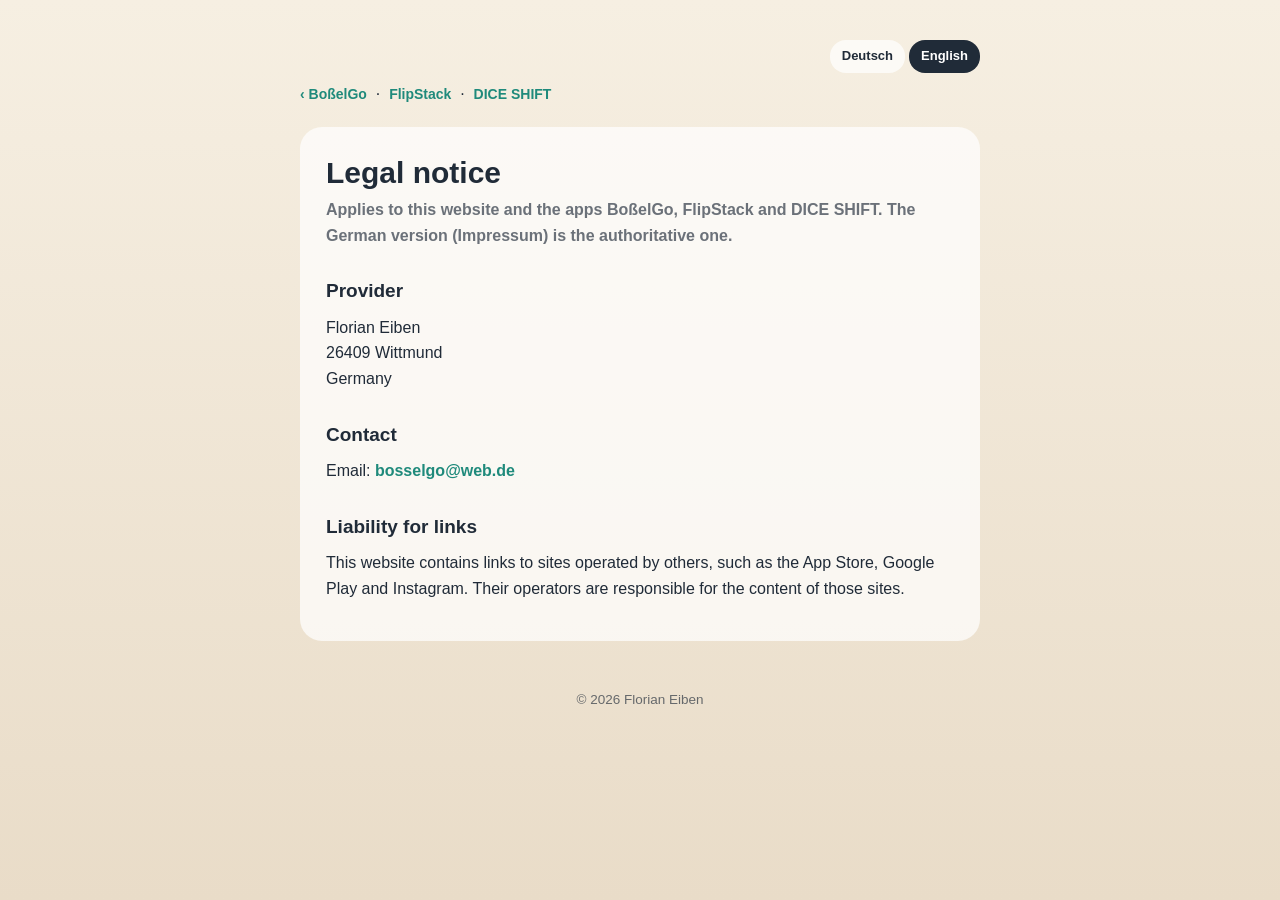
<file: impressum/en/index.html>
<!DOCTYPE html>
<html lang="en">
<head>
    <meta charset="UTF-8">
    <meta name="viewport" content="width=device-width, initial-scale=1.0">
    <title>Legal notice – BoßelGo, FlipStack and DICE SHIFT</title>
    <meta name="description" content="Legal notice for the apps BoßelGo, FlipStack and DICE SHIFT.">
    <meta name="robots" content="noindex">
    <link rel="stylesheet" href="/flipstack/style.css">
</head>
<body>
<main class="page narrow">
    <nav class="lang" aria-label="Language"><a href="../" lang="de" hreflang="de">Deutsch</a><span aria-current="true">English</span></nav>
    <a class="back" href="/">‹ BoßelGo</a> &nbsp;·&nbsp; <a class="back" href="/flipstack/en/">FlipStack</a> &nbsp;·&nbsp; <a class="back" href="/diceshift/en/">DICE SHIFT</a>
    <article class="prose">
        <h1>Legal notice</h1>
        <p class="stand">Applies to this website and the apps BoßelGo, FlipStack and DICE SHIFT. The German version (Impressum) is the authoritative one.</p>

        <h2>Provider</h2>
        <p>Florian Eiben<br>
            26409 Wittmund<br>
            Germany</p>

        <h2>Contact</h2>
        <p>Email: <a href="mailto:bosselgo@web.de">bosselgo@web.de</a></p>

        <h2>Liability for links</h2>
        <p>This website contains links to sites operated by others, such as the App Store, Google Play and Instagram. Their operators are responsible for the content of those sites.</p>
    </article>
    <footer class="footer">
        <p>© 2026 Florian Eiben</p>
    </footer>
</main>
</body>
</html>
</file>
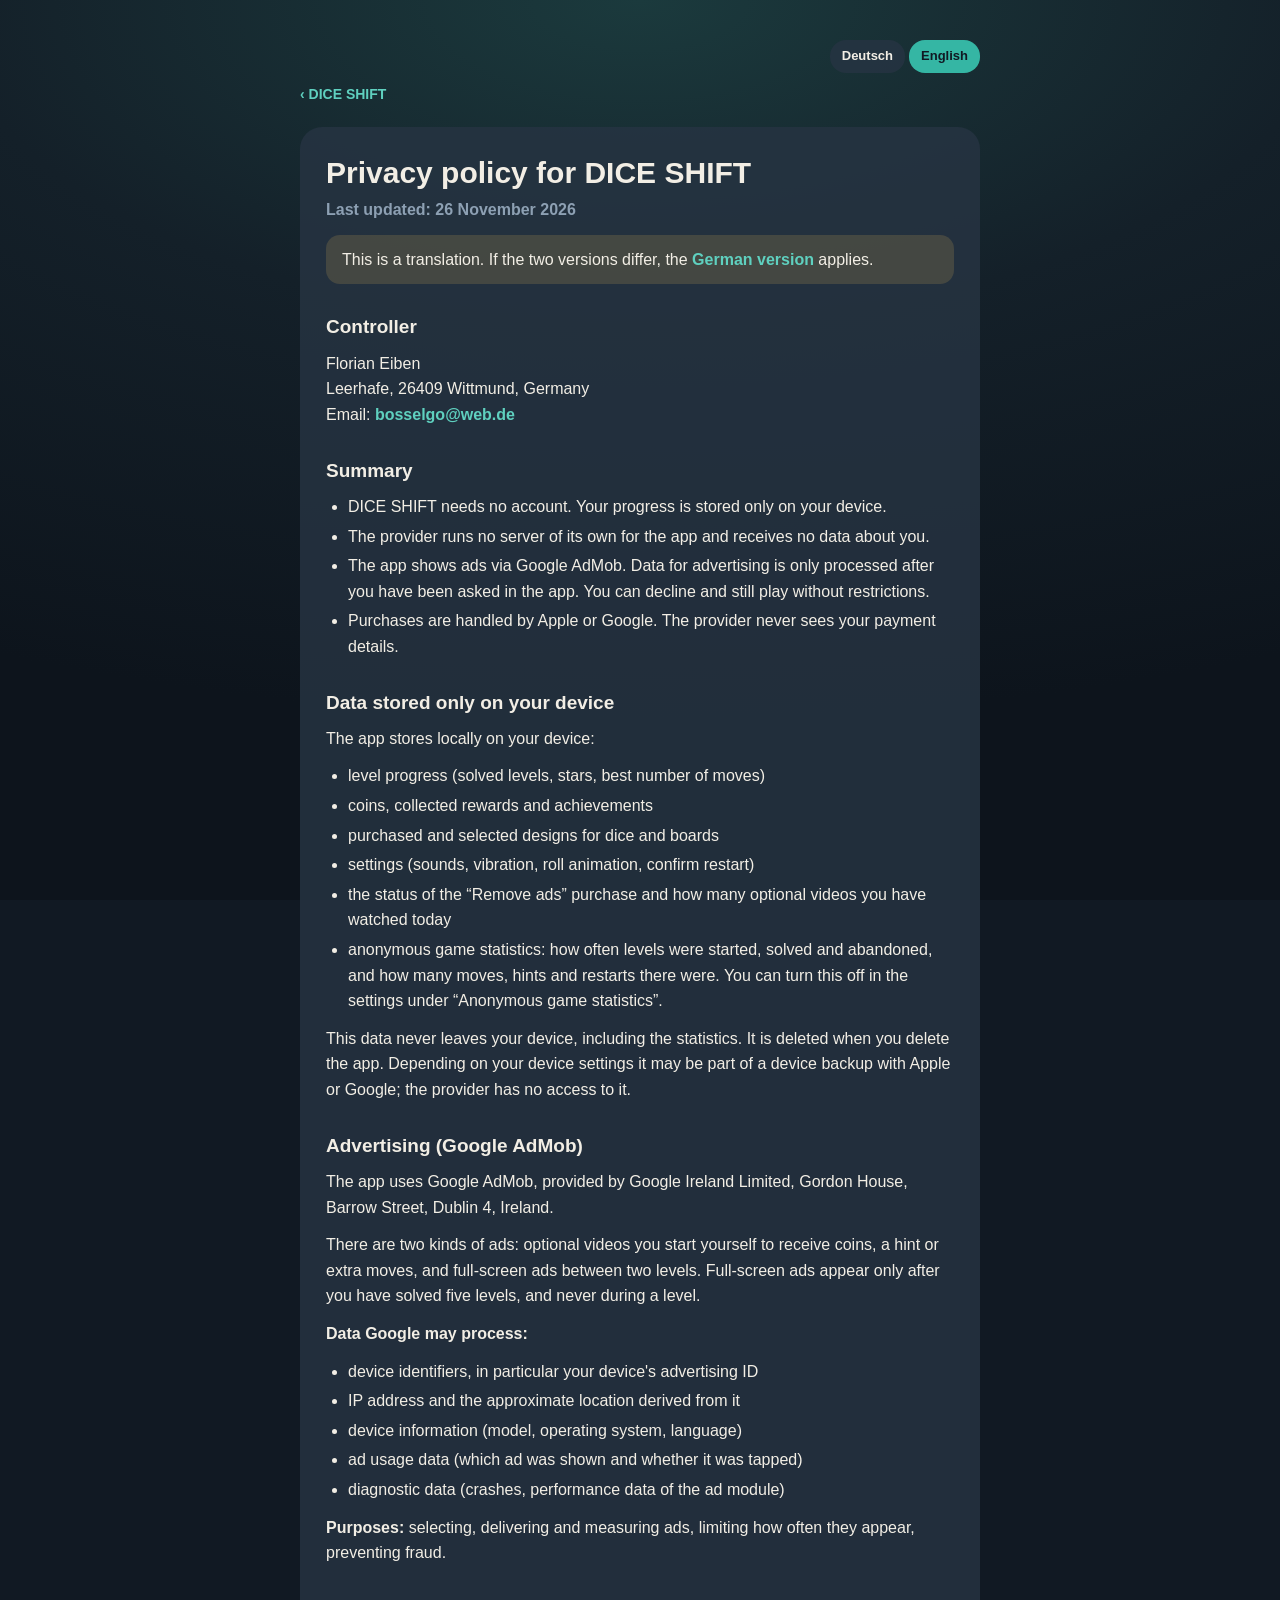
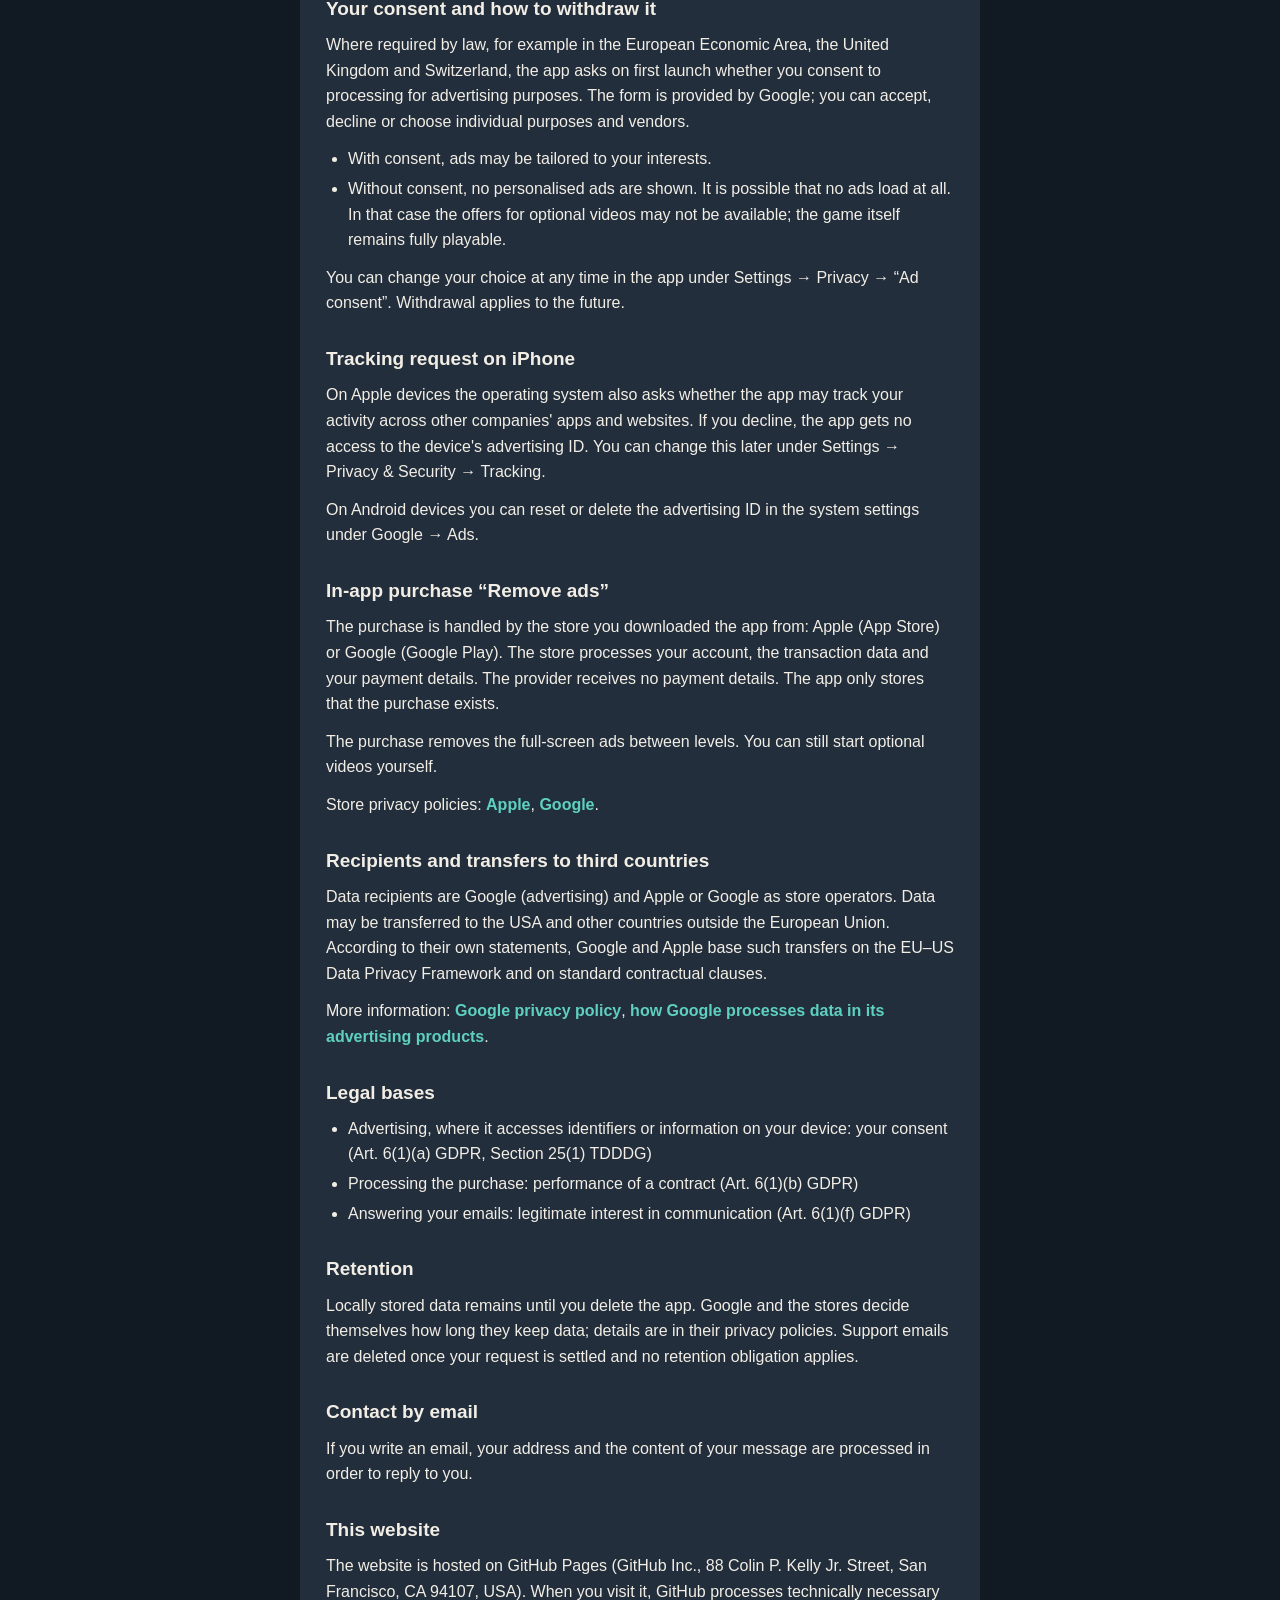
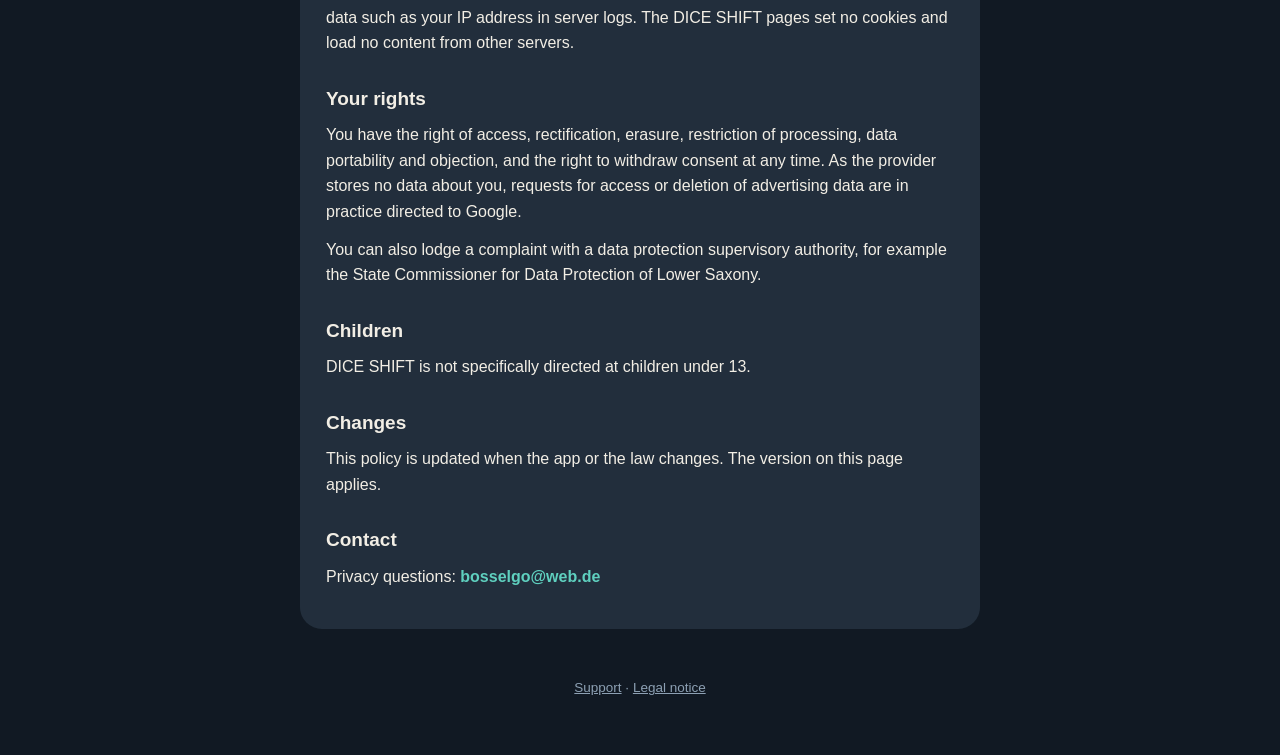
<file: diceshift/en/privacy/index.html>
<!DOCTYPE html>
<html lang="en">
<head>
    <meta charset="UTF-8">
    <meta name="viewport" content="width=device-width, initial-scale=1.0">
    <title>Privacy policy – DICE SHIFT</title>
    <meta name="description" content="Privacy policy of the app DICE SHIFT.">
    <meta name="theme-color" content="#111923">
    <link rel="alternate" hreflang="de" href="https://bosselgo.de/diceshift/datenschutz/">
    <link rel="alternate" hreflang="en" href="https://bosselgo.de/diceshift/en/privacy/">
    <link rel="stylesheet" href="../../style.css">
</head>
<body>
<main class="page narrow">
    <nav class="lang" aria-label="Language"><a href="../../datenschutz/" lang="de" hreflang="de">Deutsch</a><span aria-current="true">English</span></nav>
    <a class="back" href="../">‹ DICE SHIFT</a>
    <article class="prose">
        <h1>Privacy policy for DICE SHIFT</h1>
        <p class="stand">Last updated: 26 November 2026</p>
        <p class="note">This is a translation. If the two versions differ, the <a href="../../datenschutz/">German version</a> applies.</p>

        <h2>Controller</h2>
        <p>Florian Eiben<br>
            Leerhafe, 26409 Wittmund, Germany<br>
            Email: <a href="mailto:bosselgo@web.de">bosselgo@web.de</a></p>

        <h2>Summary</h2>
        <ul>
            <li>DICE SHIFT needs no account. Your progress is stored only on your device.</li>
            <li>The provider runs no server of its own for the app and receives no data about you.</li>
            <li>The app shows ads via Google AdMob. Data for advertising is only processed after you have been asked in the app. You can decline and still play without restrictions.</li>
            <li>Purchases are handled by Apple or Google. The provider never sees your payment details.</li>
        </ul>

        <h2>Data stored only on your device</h2>
        <p>The app stores locally on your device:</p>
        <ul>
            <li>level progress (solved levels, stars, best number of moves)</li>
            <li>coins, collected rewards and achievements</li>
            <li>purchased and selected designs for dice and boards</li>
            <li>settings (sounds, vibration, roll animation, confirm restart)</li>
            <li>the status of the “Remove ads” purchase and how many optional videos you have watched today</li>
            <li>anonymous game statistics: how often levels were started, solved and abandoned, and how many moves, hints and restarts there were. You can turn this off in the settings under “Anonymous game statistics”.</li>
        </ul>
        <p>This data never leaves your device, including the statistics. It is deleted when you delete the app. Depending on your device settings it may be part of a device backup with Apple or Google; the provider has no access to it.</p>

        <h2>Advertising (Google AdMob)</h2>
        <p>The app uses Google AdMob, provided by Google Ireland Limited, Gordon House, Barrow Street, Dublin 4, Ireland.</p>
        <p>There are two kinds of ads: optional videos you start yourself to receive coins, a hint or extra moves, and full-screen ads between two levels. Full-screen ads appear only after you have solved five levels, and never during a level.</p>
        <p><strong>Data Google may process:</strong></p>
        <ul>
            <li>device identifiers, in particular your device's advertising ID</li>
            <li>IP address and the approximate location derived from it</li>
            <li>device information (model, operating system, language)</li>
            <li>ad usage data (which ad was shown and whether it was tapped)</li>
            <li>diagnostic data (crashes, performance data of the ad module)</li>
        </ul>
        <p><strong>Purposes:</strong> selecting, delivering and measuring ads, limiting how often they appear, preventing fraud.</p>

        <h2>Your consent and how to withdraw it</h2>
        <p>Where required by law, for example in the European Economic Area, the United Kingdom and Switzerland, the app asks on first launch whether you consent to processing for advertising purposes. The form is provided by Google; you can accept, decline or choose individual purposes and vendors.</p>
        <ul>
            <li>With consent, ads may be tailored to your interests.</li>
            <li>Without consent, no personalised ads are shown. It is possible that no ads load at all. In that case the offers for optional videos may not be available; the game itself remains fully playable.</li>
        </ul>
        <p>You can change your choice at any time in the app under Settings → Privacy → “Ad consent”. Withdrawal applies to the future.</p>

        <h2>Tracking request on iPhone</h2>
        <p>On Apple devices the operating system also asks whether the app may track your activity across other companies' apps and websites. If you decline, the app gets no access to the device's advertising ID. You can change this later under Settings → Privacy &amp; Security → Tracking.</p>
        <p>On Android devices you can reset or delete the advertising ID in the system settings under Google → Ads.</p>

        <h2>In-app purchase “Remove ads”</h2>
        <p>The purchase is handled by the store you downloaded the app from: Apple (App Store) or Google (Google Play). The store processes your account, the transaction data and your payment details. The provider receives no payment details. The app only stores that the purchase exists.</p>
        <p>The purchase removes the full-screen ads between levels. You can still start optional videos yourself.</p>
        <p>Store privacy policies: <a href="https://www.apple.com/legal/privacy/" target="_blank" rel="noopener noreferrer">Apple</a>, <a href="https://policies.google.com/privacy" target="_blank" rel="noopener noreferrer">Google</a>.</p>

        <h2>Recipients and transfers to third countries</h2>
        <p>Data recipients are Google (advertising) and Apple or Google as store operators. Data may be transferred to the USA and other countries outside the European Union. According to their own statements, Google and Apple base such transfers on the EU–US Data Privacy Framework and on standard contractual clauses.</p>
        <p>More information: <a href="https://policies.google.com/privacy" target="_blank" rel="noopener noreferrer">Google privacy policy</a>, <a href="https://business.safety.google/adsservices/" target="_blank" rel="noopener noreferrer">how Google processes data in its advertising products</a>.</p>

        <h2>Legal bases</h2>
        <ul>
            <li>Advertising, where it accesses identifiers or information on your device: your consent (Art. 6(1)(a) GDPR, Section 25(1) TDDDG)</li>
            <li>Processing the purchase: performance of a contract (Art. 6(1)(b) GDPR)</li>
            <li>Answering your emails: legitimate interest in communication (Art. 6(1)(f) GDPR)</li>
        </ul>

        <h2>Retention</h2>
        <p>Locally stored data remains until you delete the app. Google and the stores decide themselves how long they keep data; details are in their privacy policies. Support emails are deleted once your request is settled and no retention obligation applies.</p>

        <h2>Contact by email</h2>
        <p>If you write an email, your address and the content of your message are processed in order to reply to you.</p>

        <h2>This website</h2>
        <p>The website is hosted on GitHub Pages (GitHub Inc., 88 Colin P. Kelly Jr. Street, San Francisco, CA 94107, USA). When you visit it, GitHub processes technically necessary data such as your IP address in server logs. The DICE SHIFT pages set no cookies and load no content from other servers.</p>

        <h2>Your rights</h2>
        <p>You have the right of access, rectification, erasure, restriction of processing, data portability and objection, and the right to withdraw consent at any time. As the provider stores no data about you, requests for access or deletion of advertising data are in practice directed to Google.</p>
        <p>You can also lodge a complaint with a data protection supervisory authority, for example the State Commissioner for Data Protection of Lower Saxony.</p>

        <h2>Children</h2>
        <p>DICE SHIFT is not specifically directed at children under 13.</p>

        <h2>Changes</h2>
        <p>This policy is updated when the app or the law changes. The version on this page applies.</p>

        <h2>Contact</h2>
        <p>Privacy questions: <a href="mailto:bosselgo@web.de?subject=DICE%20SHIFT%20Privacy">bosselgo@web.de</a></p>
    </article>
    <footer class="footer">
        <p><a href="../support/">Support</a> · <a href="/impressum/en/">Legal notice</a></p>
    </footer>
</main>
</body>
</html>
</file>
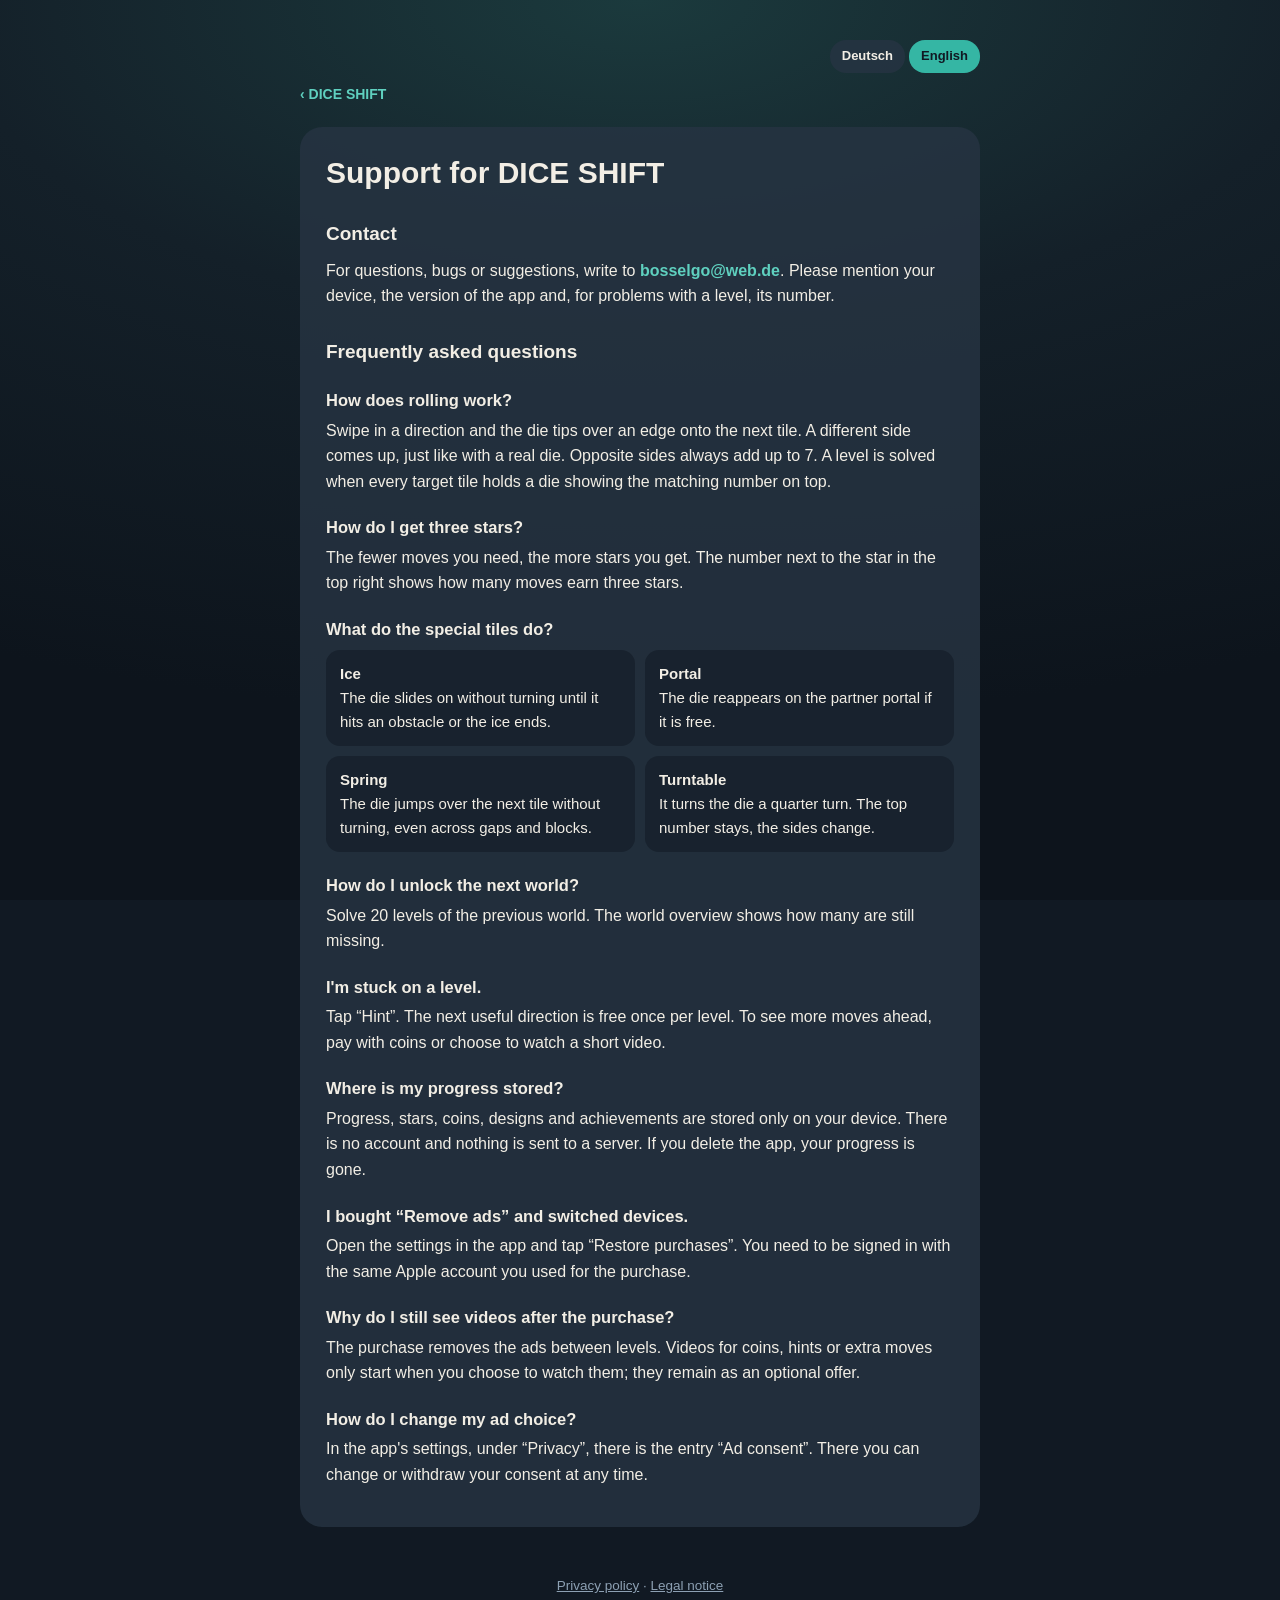
<file: diceshift/en/support/index.html>
<!DOCTYPE html>
<html lang="en">
<head>
    <meta charset="UTF-8">
    <meta name="viewport" content="width=device-width, initial-scale=1.0">
    <title>Support – DICE SHIFT</title>
    <meta name="description" content="Help and contact for DICE SHIFT.">
    <meta name="theme-color" content="#111923">
    <link rel="alternate" hreflang="de" href="https://bosselgo.de/diceshift/support/">
    <link rel="alternate" hreflang="en" href="https://bosselgo.de/diceshift/en/support/">
    <link rel="stylesheet" href="../../style.css">
</head>
<body>
<main class="page narrow">
    <nav class="lang" aria-label="Language"><a href="../../support/" lang="de" hreflang="de">Deutsch</a><span aria-current="true">English</span></nav>
    <a class="back" href="../">‹ DICE SHIFT</a>
    <article class="prose">
        <h1>Support for DICE SHIFT</h1>

        <h2>Contact</h2>
        <p>For questions, bugs or suggestions, write to <a href="mailto:bosselgo@web.de?subject=DICE%20SHIFT">bosselgo@web.de</a>. Please mention your device, the version of the app and, for problems with a level, its number.</p>

        <h2>Frequently asked questions</h2>

        <h3>How does rolling work?</h3>
        <p>Swipe in a direction and the die tips over an edge onto the next tile. A different side comes up, just like with a real die. Opposite sides always add up to 7. A level is solved when every target tile holds a die showing the matching number on top.</p>

        <h3>How do I get three stars?</h3>
        <p>The fewer moves you need, the more stars you get. The number next to the star in the top right shows how many moves earn three stars.</p>

        <h3>What do the special tiles do?</h3>
        <div class="tiles">
            <div class="tile"><strong>Ice</strong>The die slides on without turning until it hits an obstacle or the ice ends.</div>
            <div class="tile"><strong>Portal</strong>The die reappears on the partner portal if it is free.</div>
            <div class="tile"><strong>Spring</strong>The die jumps over the next tile without turning, even across gaps and blocks.</div>
            <div class="tile"><strong>Turntable</strong>It turns the die a quarter turn. The top number stays, the sides change.</div>
        </div>

        <h3>How do I unlock the next world?</h3>
        <p>Solve 20 levels of the previous world. The world overview shows how many are still missing.</p>

        <h3>I'm stuck on a level.</h3>
        <p>Tap “Hint”. The next useful direction is free once per level. To see more moves ahead, pay with coins or choose to watch a short video.</p>

        <h3>Where is my progress stored?</h3>
        <p>Progress, stars, coins, designs and achievements are stored only on your device. There is no account and nothing is sent to a server. If you delete the app, your progress is gone.</p>

        <h3>I bought “Remove ads” and switched devices.</h3>
        <p>Open the settings in the app and tap “Restore purchases”. You need to be signed in with the same Apple account you used for the purchase.</p>

        <h3>Why do I still see videos after the purchase?</h3>
        <p>The purchase removes the ads between levels. Videos for coins, hints or extra moves only start when you choose to watch them; they remain as an optional offer.</p>

        <h3>How do I change my ad choice?</h3>
        <p>In the app's settings, under “Privacy”, there is the entry “Ad consent”. There you can change or withdraw your consent at any time.</p>

    </article>
    <footer class="footer">
        <p><a href="../privacy/">Privacy policy</a> · <a href="/impressum/en/">Legal notice</a></p>
    </footer>
</main>
</body>
</html>
</file>
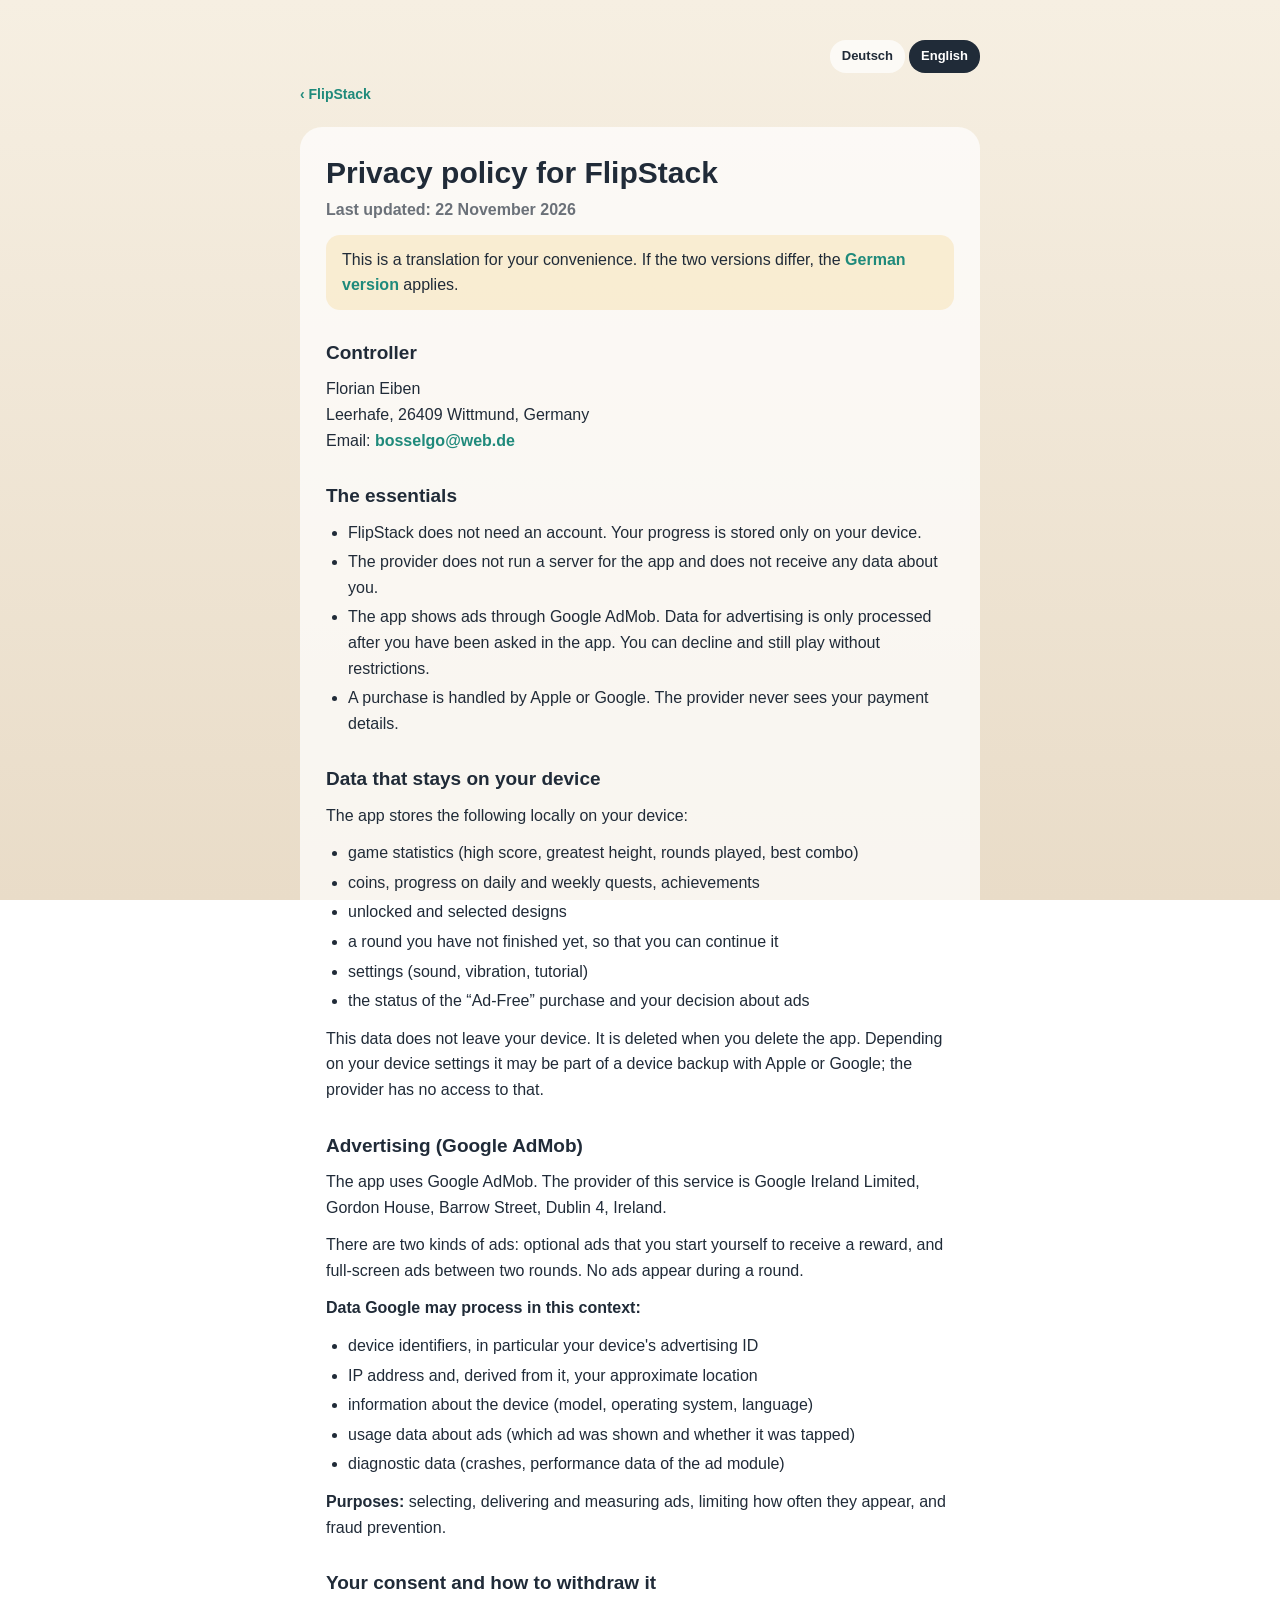
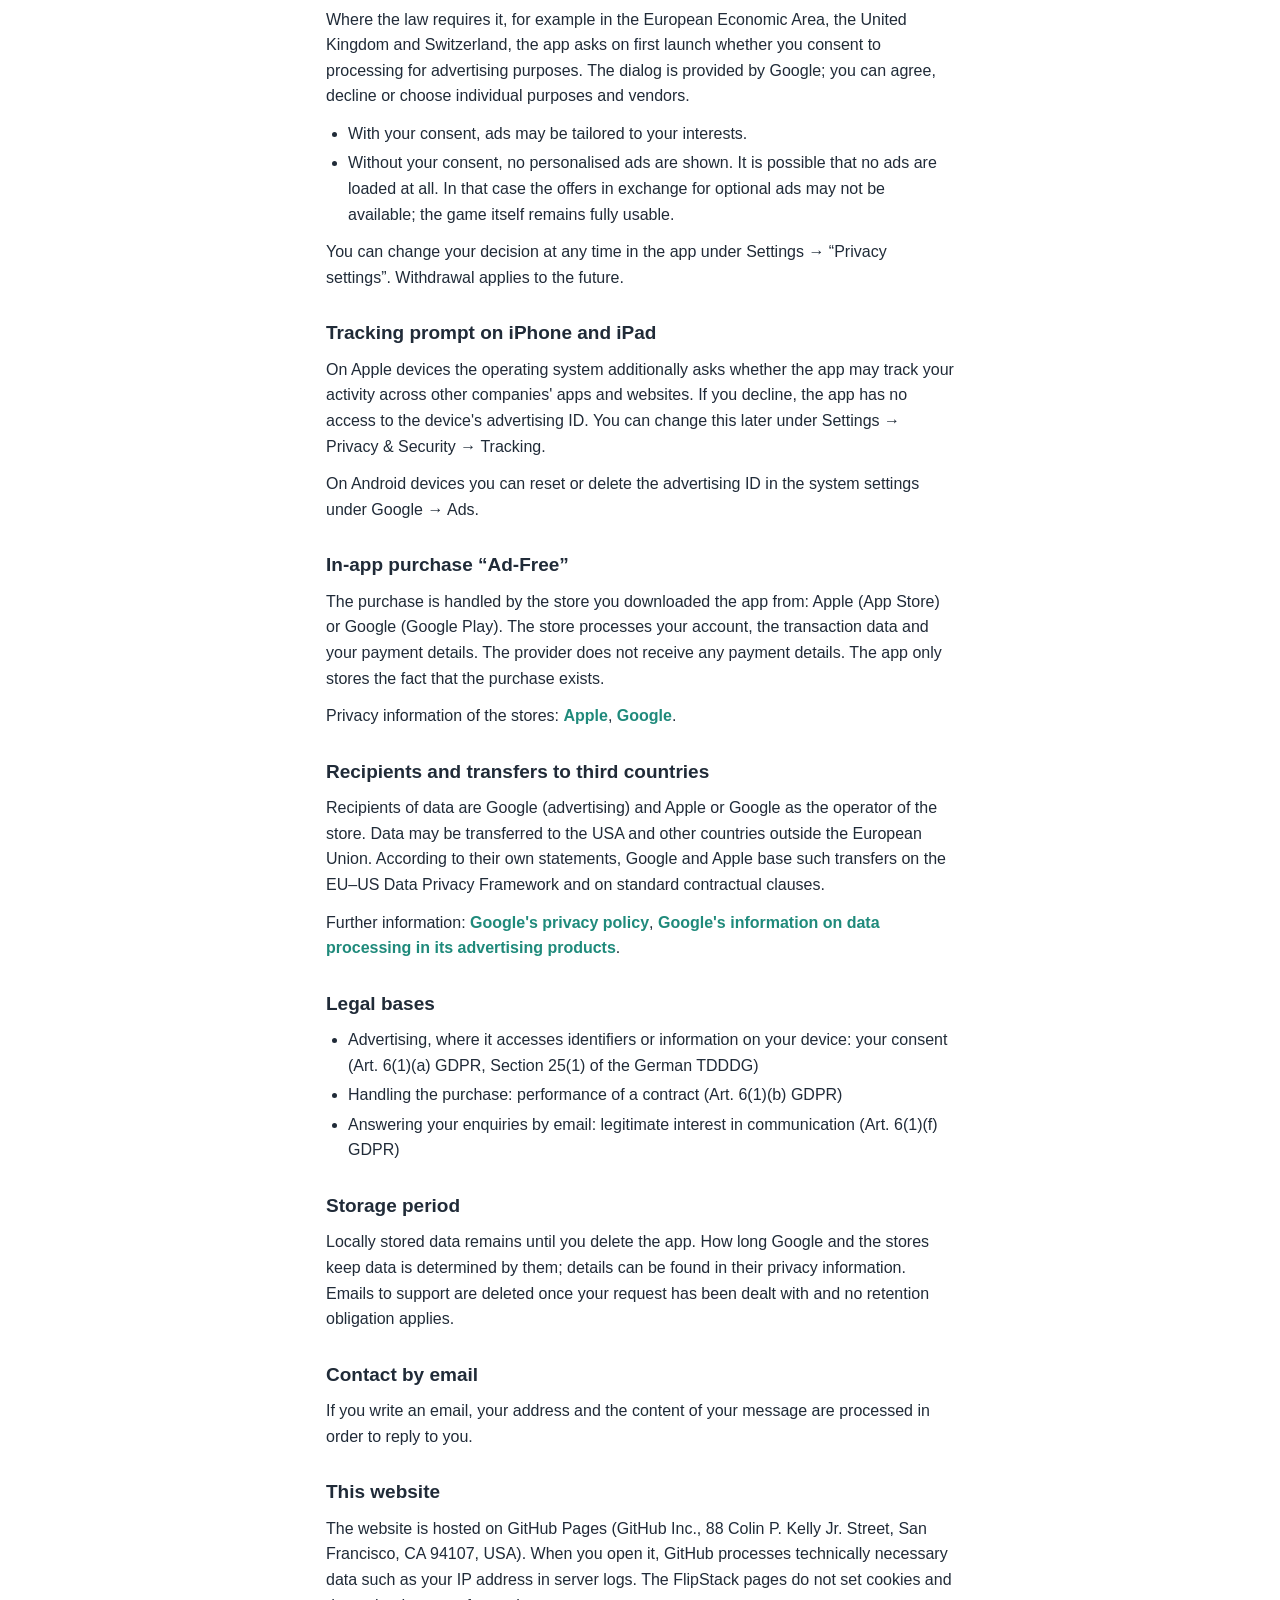
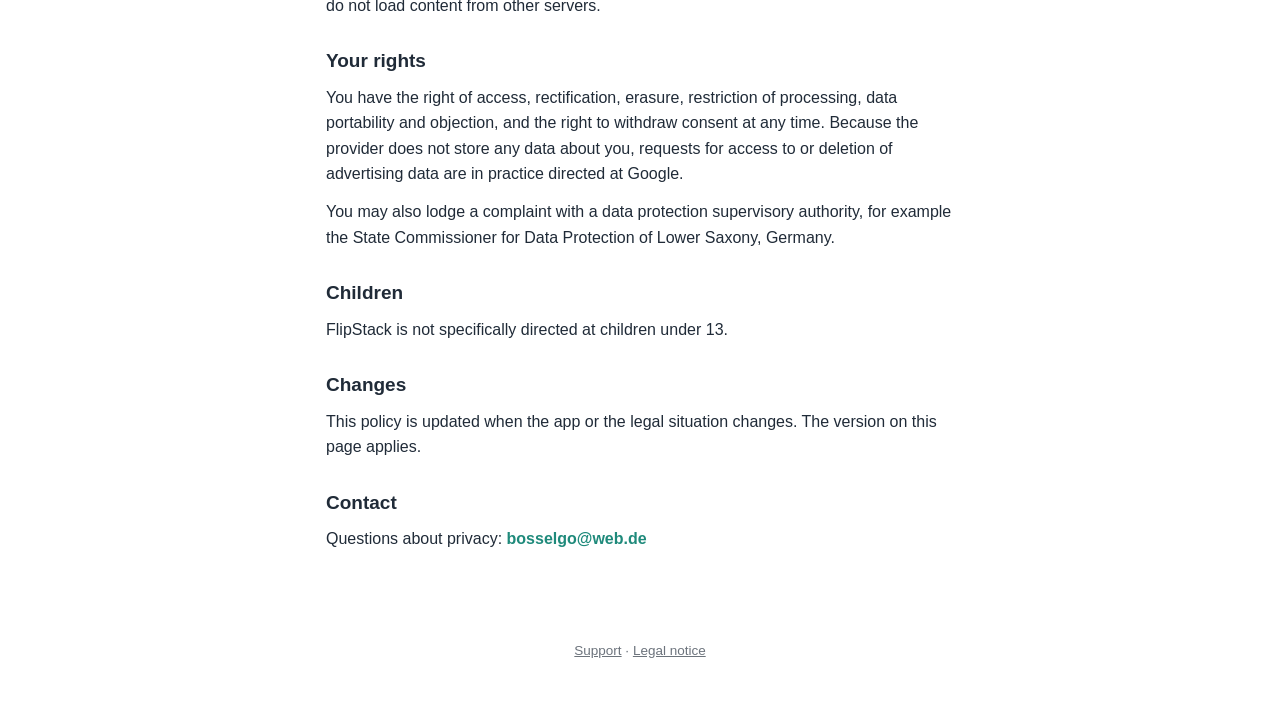
<file: flipstack/en/privacy/index.html>
<!DOCTYPE html>
<html lang="en">
<head>
    <meta charset="UTF-8">
    <meta name="viewport" content="width=device-width, initial-scale=1.0">
    <title>Privacy policy – FlipStack</title>
    <meta name="description" content="Privacy policy of the FlipStack app.">
    <link rel="alternate" hreflang="de" href="https://bosselgo.de/flipstack/datenschutz/">
    <link rel="alternate" hreflang="en" href="https://bosselgo.de/flipstack/en/privacy/">
    <link rel="stylesheet" href="../../style.css">
</head>
<body>
<main class="page narrow">
    <nav class="lang" aria-label="Language"><a href="../../datenschutz/" lang="de" hreflang="de">Deutsch</a><span aria-current="true">English</span></nav>
    <a class="back" href="../">‹ FlipStack</a>
    <article class="prose">
        <h1>Privacy policy for FlipStack</h1>
        <p class="stand">Last updated: 22 November 2026</p>
        <p class="note">This is a translation for your convenience. If the two versions differ, the <a href="../../datenschutz/">German version</a> applies.</p>

        <h2>Controller</h2>
        <p>Florian Eiben<br>
            Leerhafe, 26409 Wittmund, Germany<br>
            Email: <a href="mailto:bosselgo@web.de">bosselgo@web.de</a></p>

        <h2>The essentials</h2>
        <ul>
            <li>FlipStack does not need an account. Your progress is stored only on your device.</li>
            <li>The provider does not run a server for the app and does not receive any data about you.</li>
            <li>The app shows ads through Google AdMob. Data for advertising is only processed after you have been asked in the app. You can decline and still play without restrictions.</li>
            <li>A purchase is handled by Apple or Google. The provider never sees your payment details.</li>
        </ul>

        <h2>Data that stays on your device</h2>
        <p>The app stores the following locally on your device:</p>
        <ul>
            <li>game statistics (high score, greatest height, rounds played, best combo)</li>
            <li>coins, progress on daily and weekly quests, achievements</li>
            <li>unlocked and selected designs</li>
            <li>a round you have not finished yet, so that you can continue it</li>
            <li>settings (sound, vibration, tutorial)</li>
            <li>the status of the “Ad-Free” purchase and your decision about ads</li>
        </ul>
        <p>This data does not leave your device. It is deleted when you delete the app. Depending on your device settings it may be part of a device backup with Apple or Google; the provider has no access to that.</p>

        <h2>Advertising (Google AdMob)</h2>
        <p>The app uses Google AdMob. The provider of this service is Google Ireland Limited, Gordon House, Barrow Street, Dublin 4, Ireland.</p>
        <p>There are two kinds of ads: optional ads that you start yourself to receive a reward, and full-screen ads between two rounds. No ads appear during a round.</p>
        <p><strong>Data Google may process in this context:</strong></p>
        <ul>
            <li>device identifiers, in particular your device's advertising ID</li>
            <li>IP address and, derived from it, your approximate location</li>
            <li>information about the device (model, operating system, language)</li>
            <li>usage data about ads (which ad was shown and whether it was tapped)</li>
            <li>diagnostic data (crashes, performance data of the ad module)</li>
        </ul>
        <p><strong>Purposes:</strong> selecting, delivering and measuring ads, limiting how often they appear, and fraud prevention.</p>

        <h2>Your consent and how to withdraw it</h2>
        <p>Where the law requires it, for example in the European Economic Area, the United Kingdom and Switzerland, the app asks on first launch whether you consent to processing for advertising purposes. The dialog is provided by Google; you can agree, decline or choose individual purposes and vendors.</p>
        <ul>
            <li>With your consent, ads may be tailored to your interests.</li>
            <li>Without your consent, no personalised ads are shown. It is possible that no ads are loaded at all. In that case the offers in exchange for optional ads may not be available; the game itself remains fully usable.</li>
        </ul>
        <p>You can change your decision at any time in the app under Settings → “Privacy settings”. Withdrawal applies to the future.</p>

        <h2>Tracking prompt on iPhone and iPad</h2>
        <p>On Apple devices the operating system additionally asks whether the app may track your activity across other companies' apps and websites. If you decline, the app has no access to the device's advertising ID. You can change this later under Settings → Privacy &amp; Security → Tracking.</p>
        <p>On Android devices you can reset or delete the advertising ID in the system settings under Google → Ads.</p>

        <h2>In-app purchase “Ad-Free”</h2>
        <p>The purchase is handled by the store you downloaded the app from: Apple (App Store) or Google (Google Play). The store processes your account, the transaction data and your payment details. The provider does not receive any payment details. The app only stores the fact that the purchase exists.</p>
        <p>Privacy information of the stores: <a href="https://www.apple.com/legal/privacy/" target="_blank" rel="noopener noreferrer">Apple</a>, <a href="https://policies.google.com/privacy" target="_blank" rel="noopener noreferrer">Google</a>.</p>

        <h2>Recipients and transfers to third countries</h2>
        <p>Recipients of data are Google (advertising) and Apple or Google as the operator of the store. Data may be transferred to the USA and other countries outside the European Union. According to their own statements, Google and Apple base such transfers on the EU–US Data Privacy Framework and on standard contractual clauses.</p>
        <p>Further information: <a href="https://policies.google.com/privacy" target="_blank" rel="noopener noreferrer">Google's privacy policy</a>, <a href="https://business.safety.google/adsservices/" target="_blank" rel="noopener noreferrer">Google's information on data processing in its advertising products</a>.</p>

        <h2>Legal bases</h2>
        <ul>
            <li>Advertising, where it accesses identifiers or information on your device: your consent (Art. 6(1)(a) GDPR, Section 25(1) of the German TDDDG)</li>
            <li>Handling the purchase: performance of a contract (Art. 6(1)(b) GDPR)</li>
            <li>Answering your enquiries by email: legitimate interest in communication (Art. 6(1)(f) GDPR)</li>
        </ul>

        <h2>Storage period</h2>
        <p>Locally stored data remains until you delete the app. How long Google and the stores keep data is determined by them; details can be found in their privacy information. Emails to support are deleted once your request has been dealt with and no retention obligation applies.</p>

        <h2>Contact by email</h2>
        <p>If you write an email, your address and the content of your message are processed in order to reply to you.</p>

        <h2>This website</h2>
        <p>The website is hosted on GitHub Pages (GitHub Inc., 88 Colin P. Kelly Jr. Street, San Francisco, CA 94107, USA). When you open it, GitHub processes technically necessary data such as your IP address in server logs. The FlipStack pages do not set cookies and do not load content from other servers.</p>

        <h2>Your rights</h2>
        <p>You have the right of access, rectification, erasure, restriction of processing, data portability and objection, and the right to withdraw consent at any time. Because the provider does not store any data about you, requests for access to or deletion of advertising data are in practice directed at Google.</p>
        <p>You may also lodge a complaint with a data protection supervisory authority, for example the State Commissioner for Data Protection of Lower Saxony, Germany.</p>

        <h2>Children</h2>
        <p>FlipStack is not specifically directed at children under 13.</p>

        <h2>Changes</h2>
        <p>This policy is updated when the app or the legal situation changes. The version on this page applies.</p>

        <h2>Contact</h2>
        <p>Questions about privacy: <a href="mailto:bosselgo@web.de?subject=FlipStack%20privacy">bosselgo@web.de</a></p>
    </article>
    <footer class="footer">
        <p><a href="../support/">Support</a> · <a href="/impressum/en/">Legal notice</a></p>
    </footer>
</main>
</body>
</html>
</file>
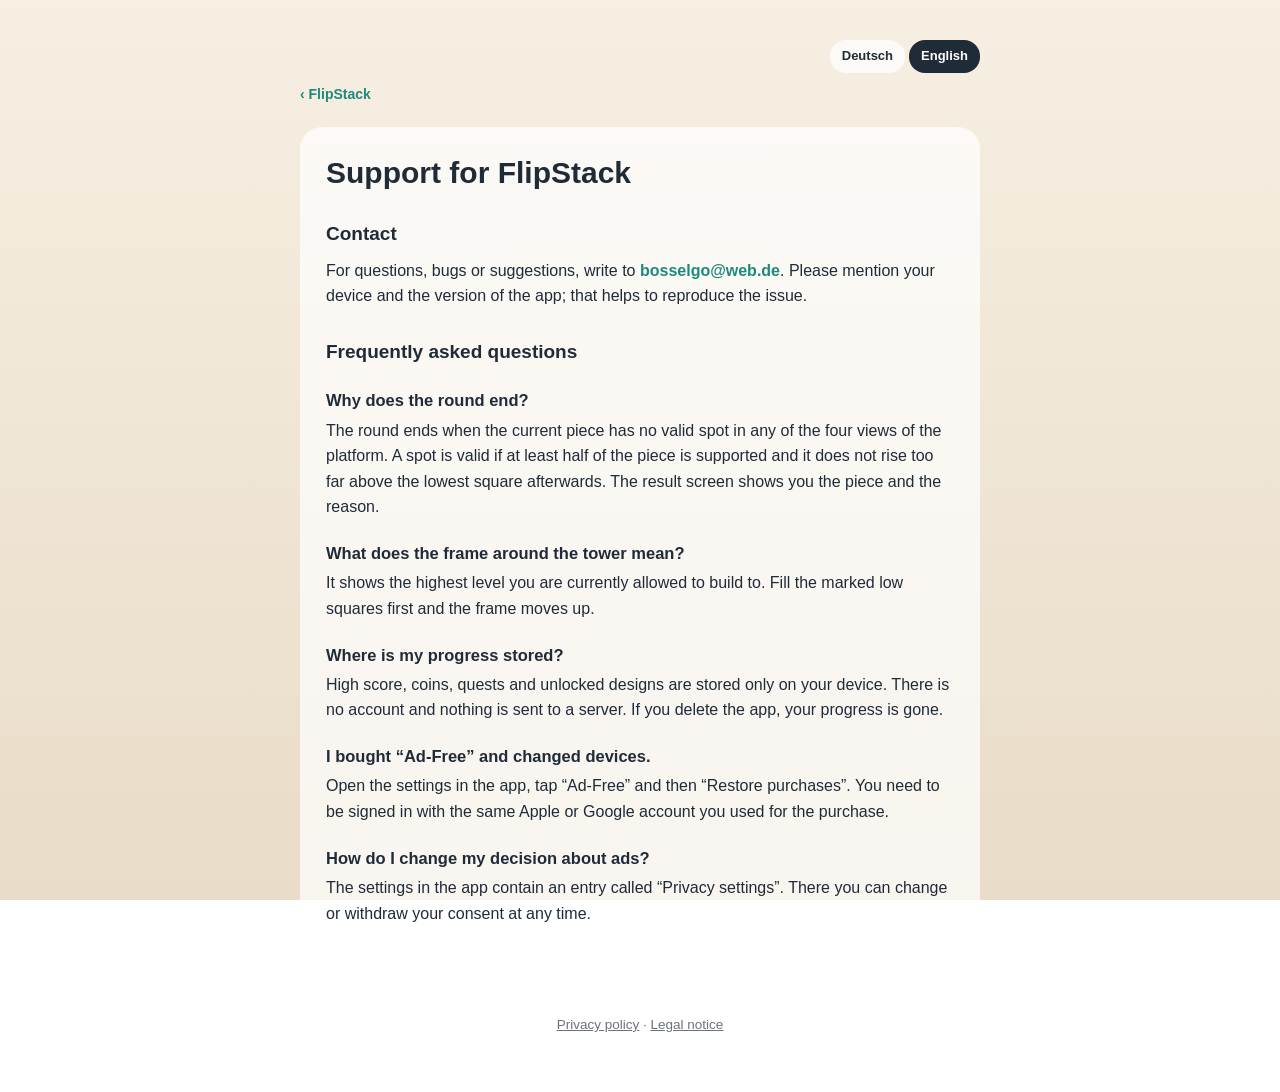
<file: flipstack/en/support/index.html>
<!DOCTYPE html>
<html lang="en">
<head>
    <meta charset="UTF-8">
    <meta name="viewport" content="width=device-width, initial-scale=1.0">
    <title>Support – FlipStack</title>
    <meta name="description" content="Help and contact for FlipStack.">
    <link rel="alternate" hreflang="de" href="https://bosselgo.de/flipstack/support/">
    <link rel="alternate" hreflang="en" href="https://bosselgo.de/flipstack/en/support/">
    <link rel="stylesheet" href="../../style.css">
</head>
<body>
<main class="page narrow">
    <nav class="lang" aria-label="Language"><a href="../../support/" lang="de" hreflang="de">Deutsch</a><span aria-current="true">English</span></nav>
    <a class="back" href="../">‹ FlipStack</a>
    <article class="prose">
        <h1>Support for FlipStack</h1>

        <h2>Contact</h2>
        <p>For questions, bugs or suggestions, write to <a href="mailto:bosselgo@web.de?subject=FlipStack">bosselgo@web.de</a>. Please mention your device and the version of the app; that helps to reproduce the issue.</p>

        <h2>Frequently asked questions</h2>

        <h3>Why does the round end?</h3>
        <p>The round ends when the current piece has no valid spot in any of the four views of the platform. A spot is valid if at least half of the piece is supported and it does not rise too far above the lowest square afterwards. The result screen shows you the piece and the reason.</p>

        <h3>What does the frame around the tower mean?</h3>
        <p>It shows the highest level you are currently allowed to build to. Fill the marked low squares first and the frame moves up.</p>

        <h3>Where is my progress stored?</h3>
        <p>High score, coins, quests and unlocked designs are stored only on your device. There is no account and nothing is sent to a server. If you delete the app, your progress is gone.</p>

        <h3>I bought “Ad-Free” and changed devices.</h3>
        <p>Open the settings in the app, tap “Ad-Free” and then “Restore purchases”. You need to be signed in with the same Apple or Google account you used for the purchase.</p>

        <h3>How do I change my decision about ads?</h3>
        <p>The settings in the app contain an entry called “Privacy settings”. There you can change or withdraw your consent at any time.</p>
    </article>
    <footer class="footer">
        <p><a href="../privacy/">Privacy policy</a> · <a href="/impressum/en/">Legal notice</a></p>
    </footer>
</main>
</body>
</html>
</file>
<file: flipstack/style.css>
/* FlipStack-Seiten: Farben des Spiels, Systemschrift (keine Schriften von
   fremden Servern, damit beim Aufruf nichts an Dritte geht). */
:root {
  --navy: #202b38;
  --cream: #f2eee5;
  --mint: #35b6a4;
  --mint-dark: #1f8a7b;
  --coral: #f27c65;
  --amber: #f1bd58;
  --muted: rgba(32, 43, 56, 0.66);
  --line: rgba(32, 43, 56, 0.1);
  --card: rgba(255, 255, 255, 0.72);
  --radius: 22px;
}

* { margin: 0; padding: 0; box-sizing: border-box; }

body {
  font-family: -apple-system, BlinkMacSystemFont, "Segoe UI", Roboto, "Helvetica Neue", Arial, sans-serif;
  color: var(--navy);
  background: linear-gradient(180deg, #f6efe2 0%, #e9dcc8 100%) fixed;
  min-height: 100vh;
  line-height: 1.6;
  -webkit-font-smoothing: antialiased;
}

a { color: var(--mint-dark); text-decoration: none; font-weight: 600; }
a:hover { text-decoration: underline; }
a:focus-visible, button:focus-visible { outline: 3px solid var(--amber); outline-offset: 3px; border-radius: 8px; }

.page { max-width: 960px; margin: 0 auto; padding: 40px 20px 56px; }
.page.narrow { max-width: 720px; }

/* Kopf */
.hero { text-align: center; padding: 24px 0 8px; }
.wordmark { font-size: clamp(44px, 11vw, 76px); font-weight: 900; letter-spacing: 1px; line-height: 1; }
.wordmark .stack { color: var(--mint); }
.claim { margin-top: 12px; font-size: 12.5px; font-weight: 700; letter-spacing: 2.4px; color: var(--muted); }
.lead { max-width: 560px; margin: 22px auto 0; font-size: 18px; color: var(--navy); }

.badges { display: flex; flex-direction: column; align-items: center; gap: 10px; margin-top: 26px; }
.store-badge { display: block; height: 50px; width: auto; }
.store-note { font-size: 12px; font-weight: 800; letter-spacing: 1.6px; text-transform: uppercase; color: var(--muted); }

/* Bilder aus dem Spiel */
.shots { display: grid; grid-template-columns: repeat(3, 1fr); gap: 18px; margin-top: 44px; }
.shots img {
  width: 100%; height: auto; display: block; border-radius: 26px;
  box-shadow: 0 18px 40px rgba(32, 43, 56, 0.18); border: 5px solid #fff;
}
.shots figcaption { margin-top: 10px; text-align: center; font-size: 13px; font-weight: 600; color: var(--muted); }

/* Merkmale */
.features { display: grid; grid-template-columns: repeat(3, 1fr); gap: 16px; margin-top: 48px; }
.feature { background: var(--card); border-radius: var(--radius); padding: 20px; }
.feature h2 { font-size: 17px; font-weight: 800; margin-bottom: 6px; }
.feature p { font-size: 15px; color: var(--muted); }
.dot { display: inline-block; width: 12px; height: 12px; border-radius: 4px; margin-right: 8px; }

/* Listen mit Verweisen */
.label { margin: 44px 0 12px; font-size: 11.5px; font-weight: 800; letter-spacing: 1.6px; color: var(--muted); }
.links { display: grid; gap: 12px; }
.link {
  display: flex; align-items: center; gap: 14px; padding: 16px 18px; min-height: 68px;
  background: var(--card); border: 1px solid var(--line); border-radius: var(--radius); color: var(--navy);
}
.link:hover { text-decoration: none; background: #fff; }
.link .text { flex: 1; display: flex; flex-direction: column; }
.link .text strong { font-size: 16px; font-weight: 800; }
.link .text span { font-size: 14px; font-weight: 500; color: var(--muted); }
.link .chevron { font-size: 22px; color: var(--muted); }
.link img { width: 44px; height: 44px; border-radius: 10px; flex-shrink: 0; }

.footer { margin-top: 48px; text-align: center; font-size: 13.5px; color: var(--muted); }
.footer a { color: var(--muted); text-decoration: underline; font-weight: 500; }

/* Textseiten */
.back { display: inline-block; margin-bottom: 22px; font-size: 14px; }
.prose { background: var(--card); border-radius: var(--radius); padding: 28px 26px; }
.prose h1 { font-size: clamp(24px, 6.6vw, 30px); font-weight: 900; line-height: 1.2; overflow-wrap: anywhere; hyphens: auto; }
.prose h2 { font-size: 19px; font-weight: 800; margin: 28px 0 8px; }
.prose h3 { font-size: 16.5px; font-weight: 800; margin: 20px 0 4px; }
.prose p, .prose ul { font-size: 16px; margin-bottom: 12px; }
.prose ul { padding-left: 22px; }
.prose li { margin-bottom: 4px; }
.prose .stand { color: var(--muted); font-weight: 600; margin-top: 6px; }
.prose .note { background: rgba(241, 189, 88, 0.22); border-radius: 14px; padding: 12px 16px; }

@media (max-width: 720px) {
  .shots { grid-template-columns: 1fr; max-width: 320px; margin-left: auto; margin-right: auto; }
  .features { grid-template-columns: 1fr; }
  .page { padding: 28px 16px 44px; }
  .prose { padding: 22px 18px; }
}

/* Sprachumschalter oben rechts */
.lang { display: flex; justify-content: flex-end; gap: 4px; margin-bottom: 8px; }
.lang a, .lang span {
  padding: 6px 12px; border-radius: 16px; font-size: 13px; font-weight: 700; color: var(--navy);
}
.lang span { background: var(--navy); color: #fff; }
.lang a { background: var(--card); }
.lang a:hover { text-decoration: none; background: #fff; }
</file>
<file: diceshift/style.css>
/* DICE-SHIFT-Seiten: gleicher Aufbau wie FlipStack, dunkle Farben des Spiels,
   Systemschrift (keine Schriften von fremden Servern). */
:root {
  --bg: #111923;
  --text: #f2eee5;
  --cream: #f2eee5;
  --surface: #263442;
  --mint: #35b6a4;
  --mint-dark: #5fd0bf;      /* Links: auf dunklem Grund heller */
  --coral: #f27c65;
  --amber: #f1bd58;
  --muted: #8da0b3;
  --line: rgba(242, 238, 229, 0.08);
  --card: rgba(38, 52, 66, 0.82);
  --radius: 22px;
}

* { margin: 0; padding: 0; box-sizing: border-box; }

body {
  font-family: -apple-system, BlinkMacSystemFont, "Segoe UI", Roboto, "Helvetica Neue", Arial, sans-serif;
  color: var(--text);
  background: radial-gradient(120% 80% at 50% 0%, #1b3a3d 0%, #142029 45%, #0d141c 100%) fixed;
  background-color: var(--bg);
  min-height: 100vh;
  line-height: 1.6;
  -webkit-font-smoothing: antialiased;
}

a { color: var(--mint-dark); text-decoration: none; font-weight: 600; }
a:hover { text-decoration: underline; }
a:focus-visible, button:focus-visible { outline: 3px solid var(--amber); outline-offset: 3px; border-radius: 8px; }

.page { max-width: 960px; margin: 0 auto; padding: 40px 20px 56px; }
.page.narrow { max-width: 720px; }

/* Kopf */
.hero { text-align: center; padding: 24px 0 8px; }
.wordmark { font-size: clamp(40px, 11vw, 72px); font-weight: 900; letter-spacing: 0.14em; line-height: 1; }
.wordmark .shift { color: var(--mint); }
.hero-die { width: 132px; height: 132px; border-radius: 30px; margin: 0 auto 22px; display: block; box-shadow: 0 18px 40px rgba(0, 0, 0, 0.45); }
.claim { margin-top: 12px; font-size: 12.5px; font-weight: 700; letter-spacing: 2.4px; color: var(--muted); }
.lead { max-width: 560px; margin: 22px auto 0; font-size: 18px; color: var(--text); }

.badges { display: flex; flex-direction: column; align-items: center; gap: 10px; margin-top: 26px; }
.store-badge { display: block; height: 50px; width: auto; }
.store-note { font-size: 12px; font-weight: 800; letter-spacing: 1.6px; text-transform: uppercase; color: var(--muted); }

/* Bilder aus dem Spiel */
.shots { display: grid; grid-template-columns: repeat(3, 1fr); gap: 18px; margin-top: 44px; }
.shots img {
  width: 100%; height: auto; display: block; border-radius: 26px;
  box-shadow: 0 18px 40px rgba(0, 0, 0, 0.45); border: 5px solid var(--surface);
}
.shots figcaption { margin-top: 10px; text-align: center; font-size: 13px; font-weight: 600; color: var(--muted); }

/* Merkmale */
.features { display: grid; grid-template-columns: repeat(3, 1fr); gap: 16px; margin-top: 48px; }
.feature { background: var(--card); border-radius: var(--radius); padding: 20px; }
.feature h2 { font-size: 17px; font-weight: 800; margin-bottom: 6px; }
.feature p { font-size: 15px; color: var(--muted); }
.dot { display: inline-block; width: 12px; height: 12px; border-radius: 4px; margin-right: 8px; }

/* Listen mit Verweisen */
.label { margin: 44px 0 12px; font-size: 11.5px; font-weight: 800; letter-spacing: 1.6px; color: var(--muted); }
.links { display: grid; gap: 12px; }
.link {
  display: flex; align-items: center; gap: 14px; padding: 16px 18px; min-height: 68px;
  background: var(--card); border: 1px solid var(--line); border-radius: var(--radius); color: var(--text);
}
.link:hover { text-decoration: none; background: var(--surface); }
.link .text { flex: 1; display: flex; flex-direction: column; }
.link .text strong { font-size: 16px; font-weight: 800; }
.link .text span { font-size: 14px; font-weight: 500; color: var(--muted); }
.link .chevron { font-size: 22px; color: var(--muted); }
.link img { width: 44px; height: 44px; border-radius: 10px; flex-shrink: 0; }

.footer { margin-top: 48px; text-align: center; font-size: 13.5px; color: var(--muted); }
.footer a { color: var(--muted); text-decoration: underline; font-weight: 500; }

/* Textseiten */
.back { display: inline-block; margin-bottom: 22px; font-size: 14px; }
.prose { background: var(--card); border-radius: var(--radius); padding: 28px 26px; }
.prose h1 { font-size: clamp(24px, 6.6vw, 30px); font-weight: 900; line-height: 1.2; overflow-wrap: anywhere; hyphens: auto; }
.prose h2 { font-size: 19px; font-weight: 800; margin: 28px 0 8px; }
.prose h3 { font-size: 16.5px; font-weight: 800; margin: 20px 0 4px; }
.prose p, .prose ul { font-size: 16px; margin-bottom: 12px; }
.prose ul { padding-left: 22px; }
.prose li { margin-bottom: 4px; }
.prose .stand { color: var(--muted); font-weight: 600; margin-top: 6px; }
.prose .note { background: rgba(241, 189, 88, 0.16); border-radius: 14px; padding: 12px 16px; }

@media (max-width: 720px) {
  .shots { grid-template-columns: 1fr; max-width: 320px; margin-left: auto; margin-right: auto; }
  .features { grid-template-columns: 1fr; }
  .page { padding: 28px 16px 44px; }
  .prose { padding: 22px 18px; }
}

/* Sprachumschalter oben rechts */
.lang { display: flex; justify-content: flex-end; gap: 4px; margin-bottom: 8px; }
.lang a, .lang span {
  padding: 6px 12px; border-radius: 16px; font-size: 13px; font-weight: 700; color: var(--text);
}
.lang span { background: var(--mint); color: #111923; }
.lang a { background: var(--card); }
.lang a:hover { text-decoration: none; background: var(--surface); }

/* Kleine Kästchen für Sonderfelder in der Hilfe */
.tiles { display: grid; grid-template-columns: repeat(2, 1fr); gap: 10px; margin: 8px 0 14px; }
.tile { background: rgba(17, 25, 35, 0.55); border-radius: 14px; padding: 12px 14px; font-size: 15px; }
.tile strong { display: block; }
@media (max-width: 520px) { .tiles { grid-template-columns: 1fr; } }
</file>
